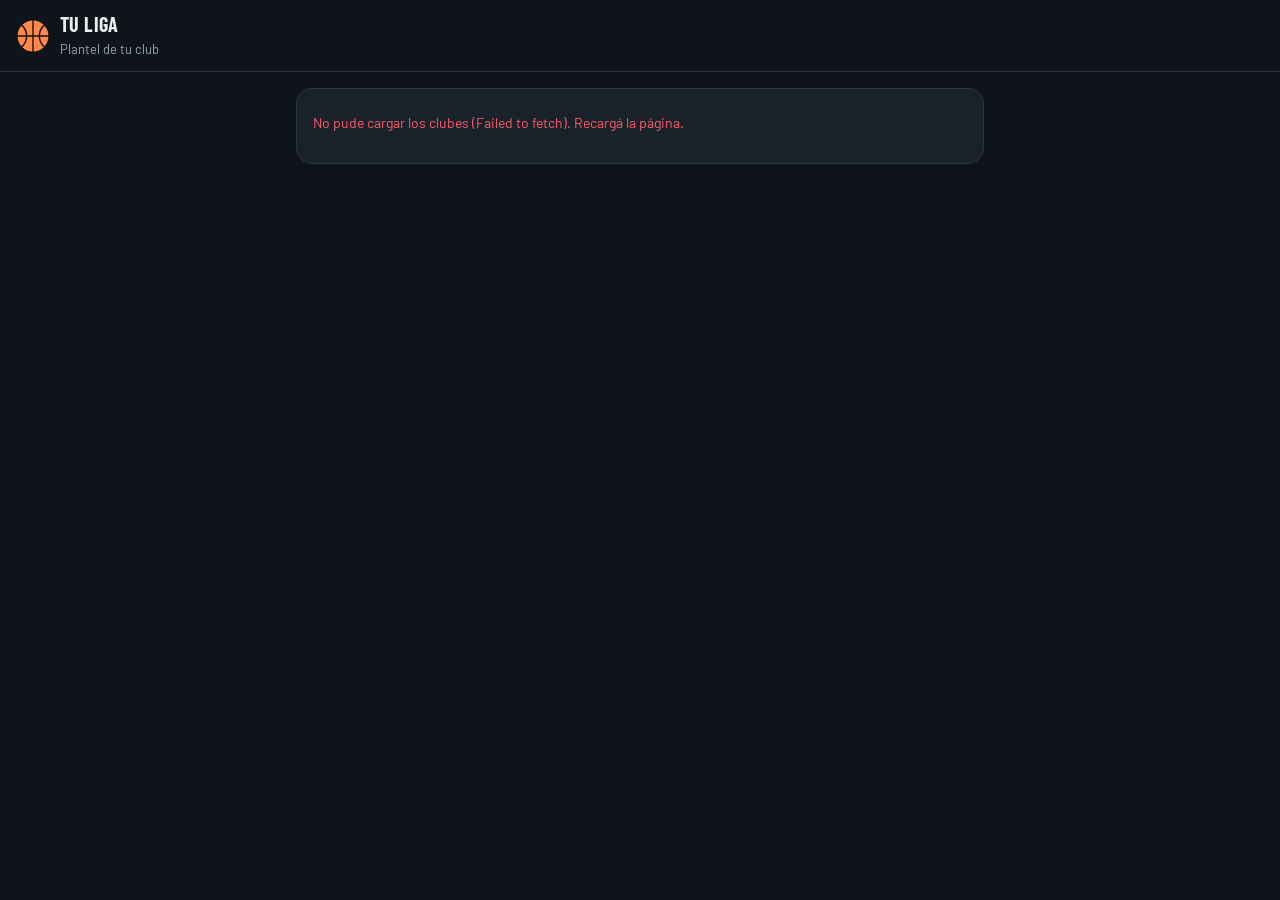
<file: docs/formulario.html>
<!doctype html>
<html lang="es" data-tema="oscuro">
<head>
<meta charset="utf-8">
<meta name="viewport" content="width=device-width, initial-scale=1, viewport-fit=cover">
<title>TU LIGA · Plantel de tu club</title>
<meta name="theme-color" content="#0f141a">
<meta name="robots" content="noindex">
<link rel="icon" href="logo.svg" type="image/svg+xml">
<link rel="preconnect" href="https://fonts.googleapis.com"><link rel="stylesheet" href="https://fonts.googleapis.com/css2?family=Barlow+Condensed:wght@600;700&family=Barlow:wght@400;500;600;700&display=swap">
<style>
:root{--bg:#0f141a;--panel:#19212a;--panel2:#232c36;--ink:#e9edf1;--muted:#98a5b2;--line:#2c3743;--acc:#ff8a4c;--ok:#37c978;--bad:#ff5c6c;--f:"Barlow",system-ui,-apple-system,"Segoe UI",Roboto,sans-serif;--fd:"Barlow Condensed","Arial Narrow",sans-serif}
*{box-sizing:border-box}
body{margin:0;background:var(--bg);color:var(--ink);font:16px/1.45 var(--f);padding-bottom:calc(92px + env(safe-area-inset-bottom))}
header{display:flex;align-items:center;gap:10px;padding:calc(12px + env(safe-area-inset-top)) 16px 12px;border-bottom:1px solid var(--line);position:sticky;top:0;background:var(--bg);z-index:5}
header img{width:34px;height:34px}
header b{font:700 20px var(--fd);letter-spacing:.02em;display:block}
header small{color:var(--muted);font-size:13px}
main{max-width:720px;margin:0 auto;padding:16px}
h2{font:700 22px var(--fd);margin:0 0 6px}
p.ayuda{color:var(--muted);margin:0 0 14px;font-size:14px}
label{display:block;font-size:13px;color:var(--muted);margin:10px 0 4px}
input,select{width:100%;height:46px;border-radius:12px;border:1px solid var(--line);background:var(--panel2);color:var(--ink);padding:0 12px;font:inherit}
input:focus,select:focus{outline:2px solid var(--acc);outline-offset:1px}
textarea{width:100%;min-height:110px;border-radius:12px;border:1px solid var(--line);background:var(--panel2);color:var(--ink);padding:10px 12px;font:14px/1.4 ui-monospace,Menlo,monospace}
.paso{background:var(--panel);border:1px solid var(--line);border-radius:16px;padding:16px;margin-bottom:14px}
.num{display:inline-grid;place-items:center;width:26px;height:26px;border-radius:50%;background:var(--acc);color:#1c0f07;font:700 15px var(--fd);margin-right:8px}
.card{background:var(--panel2);border:1px solid var(--line);border-radius:14px;padding:12px;margin-top:12px}
.card.mal{border-color:var(--bad)}
.fila2{display:grid;grid-template-columns:1fr 1fr;gap:10px}
.fila3{display:grid;grid-template-columns:1.3fr 1fr;gap:10px}
.cab{display:flex;justify-content:space-between;align-items:center}
.cab b{font:700 17px var(--fd);color:var(--acc)}
.chips{display:flex;flex-wrap:wrap;gap:8px;margin-top:6px}
.chip{border:1px solid var(--line);background:var(--panel);color:var(--ink);border-radius:999px;padding:9px 16px;font:600 15px var(--f);cursor:pointer;min-height:42px}
.chip[aria-pressed=true]{background:var(--acc);border-color:var(--acc);color:#1c0f07}
.btn{border:0;border-radius:12px;padding:0 18px;height:46px;font:700 16px var(--f);cursor:pointer;background:var(--panel2);color:var(--ink);border:1px solid var(--line)}
.btn.pri{background:var(--acc);color:#1c0f07;border-color:var(--acc)}
.btn.mini{height:36px;padding:0 12px;font-size:14px}
.btn[disabled]{opacity:.5}
.barra{position:fixed;left:0;right:0;bottom:0;background:var(--bg);border-top:1px solid var(--line);padding:12px 16px calc(12px + env(safe-area-inset-bottom));display:flex;gap:10px;align-items:center;justify-content:center;z-index:6}
.barra .btn.pri{flex:1;max-width:520px}
.err{color:var(--bad);font-size:14px;margin-top:8px;white-space:pre-line}
.ok{text-align:center;padding:30px 10px}
.ok .gr{font-size:56px}
.nota{font-size:13px;color:var(--muted)}
.sw{display:flex;flex-wrap:wrap;gap:8px;margin-top:6px}
.sw button{width:40px;height:40px;border-radius:50%;border:2px solid var(--line);cursor:pointer;padding:0}
.sw button[aria-pressed=true]{outline:3px solid var(--acc);outline-offset:2px}
.sw label.otro{display:inline-flex;align-items:center;gap:6px;margin:0;font-size:13px}
.sw input[type=color]{width:40px;height:40px;padding:0;border:2px solid var(--line);border-radius:50%;background:none;cursor:pointer}
.esc{display:flex;align-items:center;gap:14px;flex-wrap:wrap}
.esc .vista{width:84px;height:84px;border-radius:18px;border:1px dashed var(--line);background:var(--panel2);display:grid;place-items:center;overflow:hidden;font-size:34px}
.esc .vista img{width:100%;height:100%;object-fit:contain}
.prev{display:flex;align-items:center;gap:10px;margin-top:12px;padding:10px;border-radius:12px;background:var(--panel2)}
.prev b{font:700 18px var(--fd)}
.hp{position:absolute;left:-9999px;width:1px;height:1px;opacity:0}
[hidden]{display:none!important}
</style>
</head>
<body>
<header><img src="logo.svg" alt=""><div><b id="tit">TU LIGA</b><small id="sub">Plantel de tu club</small></div></header>
<main id="app">
  <div id="cargando" class="paso"><p class="ayuda" style="margin:0">Cargando clubes…</p></div>

  <div id="form" hidden>
    <div class="paso">
      <h2><span class="num">1</span>Tu club</h2>
      <p class="ayuda"><a href="guia-club.html" style="color:var(--acc)">¿Primera vez? Mirá la guía de 1 minuto →</a></p>
      <label for="club">Elegí tu club</label>
      <select id="club"></select>
      <div id="nuevoClub" hidden>
        <label for="clubNuevo">Nombre de tu club</label>
        <input id="clubNuevo" maxlength="80" autocomplete="off" placeholder="Ej.: Club Atlético Mar del Plata">
        <p class="nota" id="nuevoNota">Si tu club no estaba en la lista, la liga lo da de alta al revisar tu envío.</p>
      </div>
      <input class="hp" id="web" tabindex="-1" autocomplete="off" aria-hidden="true">
    </div>

    <div class="paso">
      <h2><span class="num">2</span>Escudo y colores <span class="nota" style="font-weight:400">(opcional)</span></h2>
      <p class="ayuda">Así te vas a ver en la liga. Podés saltear este paso y completarlo después con la coordinación.</p>
      <div class="esc">
        <div class="vista" id="escVista">🛡️</div>
        <div style="display:grid;gap:8px">
          <label class="btn mini" style="display:inline-flex;align-items:center;margin:0;cursor:pointer;color:var(--ink)">📷 Subir escudo<input id="escFile" type="file" accept="image/png,image/jpeg,image/webp" hidden></label>
          <button class="btn mini" id="escQuitar" type="button" hidden>Quitar escudo</button>
        </div>
      </div>
      <div class="err" id="escErr"></div>
      <label>Color principal</label><div class="sw" id="swP"></div>
      <label>Color secundario</label><div class="sw" id="swS"></div>
      <div class="prev" id="prev" hidden><span id="prevEsc"></span><span><b id="prevNom"></b><br><span class="nota">Así se verá tu club</span></span></div>
    </div>

    <div class="paso">
      <h2><span class="num">3</span>Tus jugadores</h2>
      <p class="ayuda">Un jugador una sola vez. En <b>categorías</b> marcá todas en las que juega: puede ser más de una. La <b>altura es obligatoria</b>: la planilla del partido la usa para sugerir jugadas.</p>
      <div id="lista"></div>
      <div style="display:flex;gap:10px;margin-top:14px;flex-wrap:wrap">
        <button class="btn pri" id="agregar" type="button">+ Agregar jugador</button>
        <button class="btn" id="verPegar" type="button">📋 Pegar desde Excel</button>
      </div>
      <div id="cajaPegar" hidden style="margin-top:12px">
        <p class="nota">Pegá las filas con estas columnas, en este orden: <b>DNI · Apellido · Nombre · Nacimiento (dd/mm/aaaa)</b> y después, en cualquier orden, <b>altura en cm</b>, <b>categorías</b> y, si querés, <b>camiseta</b> (separadas por coma). La camiseta es opcional; la <b>altura es obligatoria</b>.</p>
        <textarea id="pegado" placeholder="30111222	Gómez	Leo	05/06/1992	9	182	+20, +30"></textarea>
        <div style="display:flex;gap:10px;margin-top:8px"><button class="btn pri mini" id="usarPegado" type="button">Cargar filas</button><button class="btn mini" id="cerrarPegar" type="button">Cerrar</button></div>
        <div class="err" id="errPegar"></div>
      </div>
    </div>
    <div class="err" id="error"></div>
  </div>

  <div id="listo" class="paso ok" hidden>
    <div class="gr">✅</div>
    <h2>¡Recibido!</h2>
    <p id="listoTxt" class="ayuda"></p>
    <p class="nota"><b>Quedó recibido y a la espera de la coordinación.</b> Va a verificar los datos y el pago de cada jugador y a habilitarlos. Tu equipo queda habilitado en cada categoría con 7 jugadores en regla. No hace falta que hagas nada más.</p>
    <button class="btn pri" id="otro" type="button">Cargar otro club</button>
  </div>
</main>
<div class="barra" id="barra" hidden><button class="btn pri" id="enviar" type="button">Enviar plantel</button></div>

<script src="config.js"></script>
<script>
(function () {
  var CFG = window.LIGA_CONFIG || {};
  var SLUG = new URLSearchParams(location.search).get('liga') || CFG.ligaFija || 'mar-y-sierra';
  var BASE = (CFG.supabaseUrl || '').replace(/\/$/, '');
  var D = { clubes: [], cats: [] }, J = [], enviando = false, IDENT = { cp: '', cs: '', esc: '' };
  var PALETA = ['#d62828', '#f77f00', '#fcbf49', '#2e7d32', '#2a9d8f', '#1565c0', '#0b2a6f', '#6a1b9a', '#c2185b', '#6d4c41', '#ffffff', '#111111'];
  var $ = function (id) { return document.getElementById(id); };
  var NUEVO = '__nuevo__';

  function rpc(nombre, cuerpo) {
    return fetch(BASE + '/rest/v1/rpc/' + nombre, { method: 'POST', headers: { 'Content-Type': 'application/json', apikey: CFG.supabaseKey }, body: JSON.stringify(cuerpo) })
      .then(function (r) { return r.text().then(function (t) { var j; try { j = JSON.parse(t); } catch (e) { j = null; } if (!r.ok) throw new Error((j && j.message) || 'No pude conectar con la liga.'); return j; }); });
  }
  function el(tag, attrs, kids) {
    var e = document.createElement(tag);
    Object.keys(attrs || {}).forEach(function (k) { if (k === 'text') e.textContent = attrs[k]; else if (k === 'on') Object.keys(attrs.on).forEach(function (ev) { e.addEventListener(ev, attrs.on[ev]); }); else e.setAttribute(k, attrs[k]); });
    (kids || []).forEach(function (c) { e.appendChild(c); });
    return e;
  }
  function norm(s) { return String(s || '').normalize('NFD').replace(/[̀-ͯ]/g, '').toLowerCase().replace(/\s+/g, ' ').trim(); }
  function jugadorVacio() { return { documento: '', apellido: '', nombre: '', nacimiento: '', camiseta: '', altura: '', categorias: [] }; }

  /* ---------- borrador (por si se cierra la pestaña): solo en este celular ---------- */
  function guardarBorrador() { try { localStorage.setItem('tl_form_' + SLUG, JSON.stringify({ club: $('club').value, nuevo: $('clubNuevo').value, J: J, ident: IDENT })); } catch (e) { /* sin almacenamiento */ } }
  function leerBorrador() { try { return JSON.parse(localStorage.getItem('tl_form_' + SLUG) || 'null'); } catch (e) { return null; } }
  function borrarBorrador() { try { localStorage.removeItem('tl_form_' + SLUG); } catch (e) { /* nada */ } }

  function catsDelClub() {
    var v = $('club').value; if (v === NUEVO || !v) return [];
    var c = D.clubes.filter(function (x) { return norm(x.club) === norm(v); })[0]; return c ? c.categorias : [];
  }
  function ordenCats() { var p = catsDelClub(); return p.concat(D.cats.filter(function (c) { return p.indexOf(c) < 0; })); }

  function pintar() {
    var L = $('lista'); L.innerHTML = '';
    var orden = ordenCats(), propias = catsDelClub();
    J.forEach(function (j, i) {
      var chips = el('div', { class: 'chips' }, orden.map(function (c) {
        return el('button', { type: 'button', class: 'chip', 'aria-pressed': j.categorias.indexOf(c) >= 0 ? 'true' : 'false', text: c, on: { click: function () {
          var k = j.categorias.indexOf(c); if (k >= 0) j.categorias.splice(k, 1); else j.categorias.push(c); guardarBorrador(); pintar(); } } });
      }));
      var campo = function (lbl, key, attrs) {
        var inp = el('input', Object.assign({ value: j[key] || '', autocomplete: 'off' }, attrs || {}));
        inp.addEventListener('input', function () { j[key] = inp.value; guardarBorrador(); });
        return el('div', {}, [el('label', { text: lbl }), inp]);
      };
      L.appendChild(el('div', { class: 'card' + (j._mal ? ' mal' : ''), id: 'j' + i }, [
        el('div', { class: 'cab' }, [el('b', { text: 'Jugador ' + (i + 1) }), el('button', { class: 'btn mini', type: 'button', text: 'Quitar', on: { click: function () { J.splice(i, 1); if (!J.length) J.push(jugadorVacio()); guardarBorrador(); pintar(); } } })]),
        el('div', { class: 'fila2' }, [campo('Apellido', 'apellido', { maxlength: 60 }), campo('Nombre', 'nombre', { maxlength: 60 })]),
        el('div', { class: 'fila3' }, [campo('DNI (solo números)', 'documento', { inputmode: 'numeric', maxlength: 11 }), campo('Camiseta (opcional)', 'camiseta', { inputmode: 'numeric', maxlength: 2 })]),
        el('div', { class: 'fila2' }, [campo('Fecha de nacimiento', 'nacimiento', { type: 'date', min: '1930-01-01' }), campo('Altura en cm *', 'altura', { inputmode: 'numeric', maxlength: 3, placeholder: 'Ej.: 182', required: 'required' })]),
        el('label', { text: 'Categorías en las que juega (una o varias)' }), chips,
        propias.length ? el('p', { class: 'nota', text: 'Las de tu club van primero.' }) : el('span')
      ]));
    });
    $('enviar').textContent = 'Enviar plantel (' + J.filter(function (j) { return j.documento || j.apellido || j.nombre; }).length + ')';
  }

  /* ---------- escudo y colores ---------- */
  function pintarIdentidad() {
    [['swP', 'cp'], ['swS', 'cs']].forEach(function (g) {
      var box = $(g[0]); box.innerHTML = '';
      PALETA.forEach(function (c) {
        box.appendChild(el('button', { type: 'button', 'aria-label': c, 'aria-pressed': IDENT[g[1]] === c ? 'true' : 'false', style: 'background:' + c, on: { click: function () { IDENT[g[1]] = IDENT[g[1]] === c ? '' : c; guardarBorrador(); pintarIdentidad(); } } }));
      });
      var inp = el('input', { type: 'color', value: IDENT[g[1]] || '#1565c0', 'aria-label': 'Otro color' });
      inp.addEventListener('input', function () { IDENT[g[1]] = inp.value; guardarBorrador(); pintarIdentidad(true); });
      box.appendChild(el('label', { class: 'otro' }, [inp, el('span', { text: 'Otro' })]));
    });
    $('escVista').innerHTML = ''; if (IDENT.esc) $('escVista').appendChild(el('img', { src: IDENT.esc, alt: 'Escudo' })); else $('escVista').textContent = '🛡️';
    $('escQuitar').hidden = !IDENT.esc;
    var nom = $('club').value === NUEVO ? $('clubNuevo').value.trim() : $('club').value;
    var hay = IDENT.cp || IDENT.cs || IDENT.esc; $('prev').hidden = !hay;
    if (hay) {
      $('prevNom').textContent = nom || 'Tu club';
      $('prevEsc').innerHTML = '';
      var ico = el('span', { style: 'display:inline-grid;place-items:center;width:46px;height:46px;border-radius:50%;overflow:hidden;border:3px solid ' + (IDENT.cs || IDENT.cp || '#888') + ';background:' + (IDENT.cp || '#888') });
      if (IDENT.esc) { ico.style.background = '#fff'; ico.appendChild(el('img', { src: IDENT.esc, alt: '', style: 'width:100%;height:100%;object-fit:contain' })); }
      $('prevEsc').appendChild(ico);
    }
  }
  // Achica el escudo en el celular (máx. 256 px) para que el envío sea liviano. Devuelve una promesa con la imagen (data:) o rechaza con el motivo.
  function procesarImagen(src) {
    return new Promise(function (ok, no) {
      var im = new Image();
      im.onload = function () {
        var intentos = [[256, 'image/png', 0.92], [256, 'image/webp', 0.85], [192, 'image/webp', 0.8], [128, 'image/webp', 0.8]], out = '';
        for (var i = 0; i < intentos.length; i++) {
          var k = Math.min(1, intentos[i][0] / Math.max(im.width, im.height)), c = document.createElement('canvas');
          c.width = Math.max(1, Math.round(im.width * k)); c.height = Math.max(1, Math.round(im.height * k));
          c.getContext('2d').drawImage(im, 0, 0, c.width, c.height);
          out = c.toDataURL(intentos[i][1], intentos[i][2]);
          if (out.length <= 110000 && /^data:image\/(png|jpeg|webp);base64,/.test(out)) return ok(out);
        }
        no('La imagen es muy pesada. Probá con otra más simple.');
      };
      im.onerror = function () { no('No pude leer esa imagen. Probá con un PNG o JPG.'); };
      im.src = src;
    });
  }
  function cargarEscudo(file) {
    $('escErr').textContent = '';
    if (!file) return;
    if (!/^image\/(png|jpeg|webp)$/.test(file.type)) { $('escErr').textContent = 'El escudo tiene que ser PNG, JPG o WEBP.'; return; }
    if (file.size > 8 * 1024 * 1024) { $('escErr').textContent = 'La imagen es demasiado grande (máximo 8 MB).'; return; }
    var rd = new FileReader();
    rd.onload = function () { procesarImagen(rd.result).then(function (d) { IDENT.esc = d; guardarBorrador(); pintarIdentidad(); }, function (m) { $('escErr').textContent = m; }); };
    rd.readAsDataURL(file);
  }

  /* ---------- validar y enviar ---------- */
  function limpiarDni(s) { return String(s || '').replace(/[^0-9]/g, ''); }
  function validar() {
    var errores = [], dnis = {}, hay = 0;
    var club = $('club').value === NUEVO ? $('clubNuevo').value.trim() : $('club').value;
    if (!club || club.length < 2) errores.push('Elegí tu club (o escribí su nombre).');
    J.forEach(function (j) { j._mal = false; });
    J.forEach(function (j, i) {
      var vacio = !j.documento && !j.apellido && !j.nombre && !j.nacimiento && !j.categorias.length; if (vacio) return;
      hay++; var m = [], dni = limpiarDni(j.documento);
      if (!/^\d{6,9}$/.test(dni)) m.push('el DNI debe tener entre 6 y 9 números');
      else if (dnis[dni]) m.push('el DNI está repetido (jugador ' + dnis[dni] + ')'); else dnis[dni] = i + 1;
      if (!j.apellido.trim() || !j.nombre.trim()) m.push('faltan apellido o nombre');
      if (!/^\d{4}-\d{2}-\d{2}$/.test(j.nacimiento)) m.push('falta la fecha de nacimiento');
      if (!j.categorias.length) m.push('elegí al menos una categoría');
      if (j.camiseta && !/^\d{1,2}$/.test(j.camiseta)) m.push('la camiseta va de 0 a 99');
      if (!j.altura) m.push('falta la altura en cm (obligatoria)'); else if (!/^\d{3}$/.test(j.altura) || +j.altura < 120 || +j.altura > 250) m.push('la altura va de 120 a 250 cm (por ejemplo 182)');
      if (m.length) { j._mal = true; errores.push('Jugador ' + (i + 1) + ': ' + m.join(', ') + '.'); }
    });
    if (!hay) errores.push('Agregá al menos un jugador.');
    return { errores: errores, club: club };
  }
  function enviar() {
    if (enviando) return;
    if ($('web').value) { mostrarListo(0, ''); return; }                 // trampa para robots
    var v = validar(); $('error').textContent = v.errores.slice(0, 8).join('\n'); pintar();
    if (v.errores.length) { var m = document.querySelector('.card.mal'); if (m) m.scrollIntoView({ behavior: 'smooth', block: 'center' }); else window.scrollTo({ top: 0, behavior: 'smooth' }); return; }
    var filas = J.filter(function (j) { return j.documento || j.apellido || j.nombre; }).map(function (j) {
      return { documento: limpiarDni(j.documento), apellido: j.apellido.trim(), nombre: j.nombre.trim(), nacimiento: j.nacimiento, camiseta: j.camiseta || null, altura: j.altura || null, categorias: j.categorias };
    });
    enviando = true; $('enviar').disabled = true; $('enviar').textContent = 'Enviando…';
    rpc('form_enviar', { p_slug: SLUG, p_club: v.club, p_nuevo: $('club').value === NUEVO, p_jugadores: filas, p_identidad: (IDENT.cp || IDENT.cs || IDENT.esc) ? { color_principal: IDENT.cp || null, color_secundario: IDENT.cs || null, escudo: IDENT.esc || null } : null }).then(function (r) {
      enviando = false; $('enviar').disabled = false;
      if (!r || !r.ok) { $('error').textContent = (r && r.error) || 'No se pudo enviar. Probá de nuevo.'; pintar(); return; }
      borrarBorrador(); IDENT = { cp: '', cs: '', esc: '' }; mostrarListo(r.recibidos, r.club);
    }).catch(function (e) { enviando = false; $('enviar').disabled = false; $('error').textContent = 'No se pudo enviar (' + e.message + '). Tu lista sigue acá: probá de nuevo.'; pintar(); });
  }
  function mostrarListo(n, club) {
    $('form').hidden = true; $('barra').hidden = true; $('listo').hidden = false;
    $('listoTxt').textContent = n ? ('Mandaste ' + n + ' jugador' + (n === 1 ? '' : 'es') + ' de ' + club + '.') : 'Gracias.';
    window.scrollTo(0, 0);
  }

  /* ---------- pegar desde Excel ---------- */
  function fechaIso(s) {
    s = String(s || '').trim(); var m = s.match(/^(\d{1,2})[\/\-.](\d{1,2})[\/\-.](\d{2,4})$/);
    if (m) { var a = m[3].length === 2 ? (+m[3] > 30 ? '19' : '20') + m[3] : m[3]; return a + '-' + ('0' + m[2]).slice(-2) + '-' + ('0' + m[1]).slice(-2); }
    return /^\d{4}-\d{2}-\d{2}$/.test(s) ? s : '';
  }
  function usarPegado() {
    var tx = $('pegado').value.split(/\r?\n/).filter(function (l) { return l.trim(); }), nuevos = [];
    var permitidas = D.cats.map(norm);
    tx.forEach(function (l, i) {
      var c = l.split('\t').map(function (x) { return x.trim(); });
      if (!/\d/.test(c[0] || '') && i === 0) return;                      // encabezado
      if (!c[0]) return;
      var cam = '', alt = '', cs = '';
      c.slice(4).forEach(function (x) {                                   // desde la 5.ª columna: camiseta (0 a 99), altura (120 a 250) o categorías, en cualquier orden
        if (/^\d{1,2}$/.test(x)) cam = x; else if (/^(1[2-9]\d|2[0-4]\d)$/.test(x)) alt = x; else if (x) cs = x;
      });
      var cats = cs.split(/[,;]/).map(function (x) { return x.trim(); }).filter(Boolean).map(function (x) { var k = permitidas.indexOf(norm(x)); return k >= 0 ? D.cats[k] : null; }).filter(Boolean);
      nuevos.push({ documento: c[0], apellido: c[1] || '', nombre: c[2] || '', nacimiento: fechaIso(c[3]), camiseta: cam, altura: alt, categorias: cats.filter(function (x, k, a) { return a.indexOf(x) === k; }) });
    });
    if (!nuevos.length) { $('errPegar').textContent = 'No encontré filas para cargar.'; return; }
    J = J.filter(function (j) { return j.documento || j.apellido || j.nombre; }).concat(nuevos);
    $('pegado').value = ''; $('cajaPegar').hidden = true; $('errPegar').textContent = '';
    guardarBorrador(); pintar();
  }

  /* ---------- arranque ---------- */
  function cambiarClub() {
    var nuevo = $('club').value === NUEVO; $('nuevoClub').hidden = !nuevo; try { pintarIdentidad(); } catch (e) { /* aún no está todo listo */ }
    var pro = catsDelClub();
    if (pro.length === 1) J.forEach(function (j) { if (!j.categorias.length) j.categorias = [pro[0]]; });
    guardarBorrador(); pintar();
  }
  function iniciar(info, borrador) {
    D.clubes = info.clubes || []; D.cats = info.categorias || [];
    $('tit').textContent = info.liga || 'TU LIGA';
    var s = $('club'); s.innerHTML = '';
    s.appendChild(el('option', { value: '', text: 'Elegí tu club…' }));
    D.clubes.forEach(function (c) { s.appendChild(el('option', { value: c.club, text: c.club })); });
    s.appendChild(el('option', { value: NUEVO, text: '➕ Mi club no está en la lista' }));
    J = [jugadorVacio()];
    if (borrador && borrador.J && borrador.J.length) { J = borrador.J; s.value = borrador.club || ''; if (s.value !== (borrador.club || '')) s.value = ''; $('clubNuevo').value = borrador.nuevo || ''; if (borrador.ident) IDENT = { cp: borrador.ident.cp || '', cs: borrador.ident.cs || '', esc: borrador.ident.esc || '' }; }
    $('cargando').hidden = true; $('form').hidden = false; $('barra').hidden = false; cambiarClub(); pintarIdentidad();
  }
  $('club').addEventListener('change', cambiarClub);
  $('clubNuevo').addEventListener('input', function () { guardarBorrador(); pintarIdentidad(); });
  $('escFile').addEventListener('change', function () { cargarEscudo(this.files && this.files[0]); this.value = ''; });
  $('escQuitar').addEventListener('click', function () { IDENT.esc = ''; guardarBorrador(); pintarIdentidad(); });
  $('agregar').addEventListener('click', function () { J.push(jugadorVacio()); var pro = catsDelClub(); if (pro.length === 1) J[J.length - 1].categorias = [pro[0]]; guardarBorrador(); pintar(); var c = $('lista').lastChild; if (c) c.scrollIntoView({ behavior: 'smooth', block: 'center' }); });
  $('verPegar').addEventListener('click', function () { $('cajaPegar').hidden = !$('cajaPegar').hidden; });
  $('cerrarPegar').addEventListener('click', function () { $('cajaPegar').hidden = true; });
  $('usarPegado').addEventListener('click', usarPegado);
  $('enviar').addEventListener('click', enviar);
  $('otro').addEventListener('click', function () { IDENT = { cp: '', cs: '', esc: '' }; $('listo').hidden = true; $('form').hidden = false; $('barra').hidden = false; J = [jugadorVacio()]; $('club').value = ''; $('clubNuevo').value = ''; cambiarClub(); });

  if (!BASE || !CFG.supabaseKey) { $('cargando').innerHTML = '<p class="err">Este formulario todavía no está conectado a la liga.</p>'; return; }
  rpc('form_clubes', { p_slug: SLUG }).then(function (info) {
    if (!info || !info.liga) throw new Error('No encontré la liga.');
    iniciar(info, leerBorrador());
  }).catch(function (e) { $('cargando').innerHTML = '<p class="err">No pude cargar los clubes (' + e.message + '). Recargá la página.</p>'; });
  window.__TL_FORM = { validar: validar, enviar: enviar, usarPegado: usarPegado, estado: function () { return J; }, procesarImagen: procesarImagen, identidad: function () { return IDENT; } };
})();
</script>
</body>
</html>
</file>
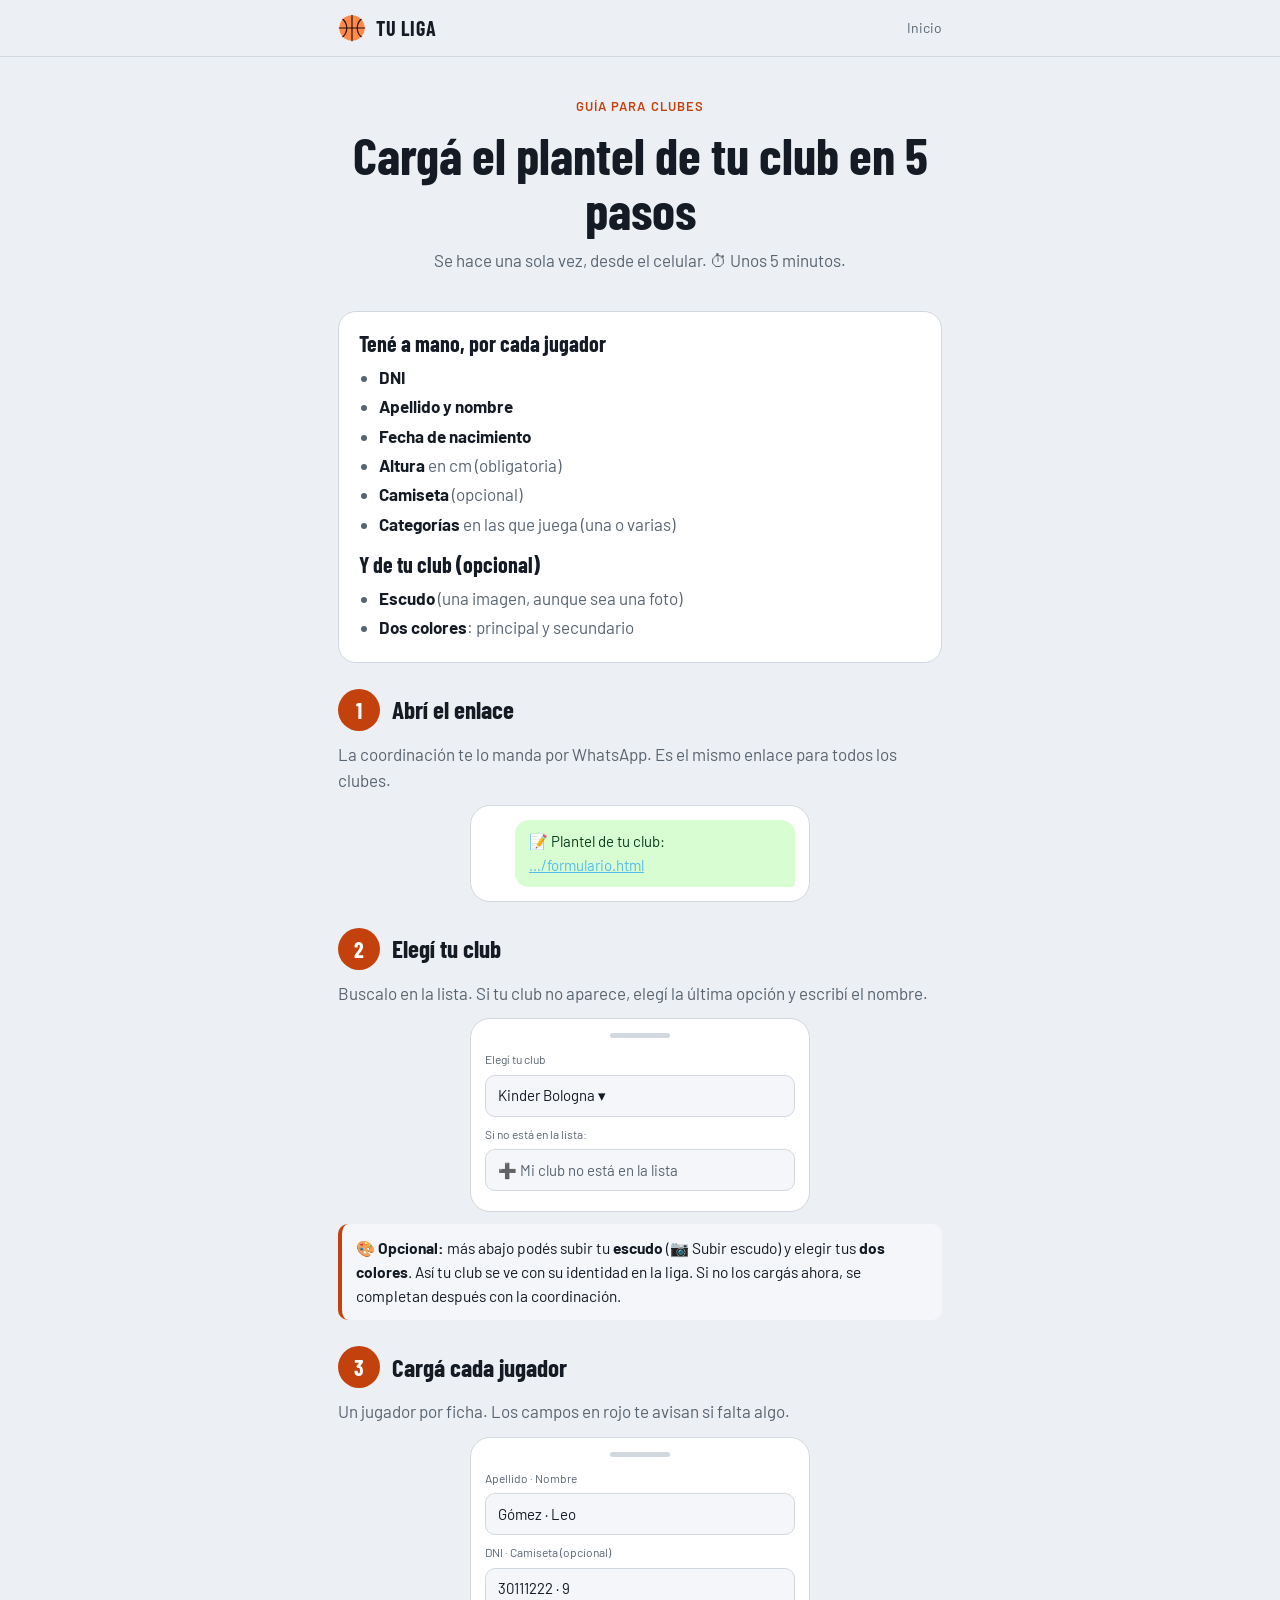
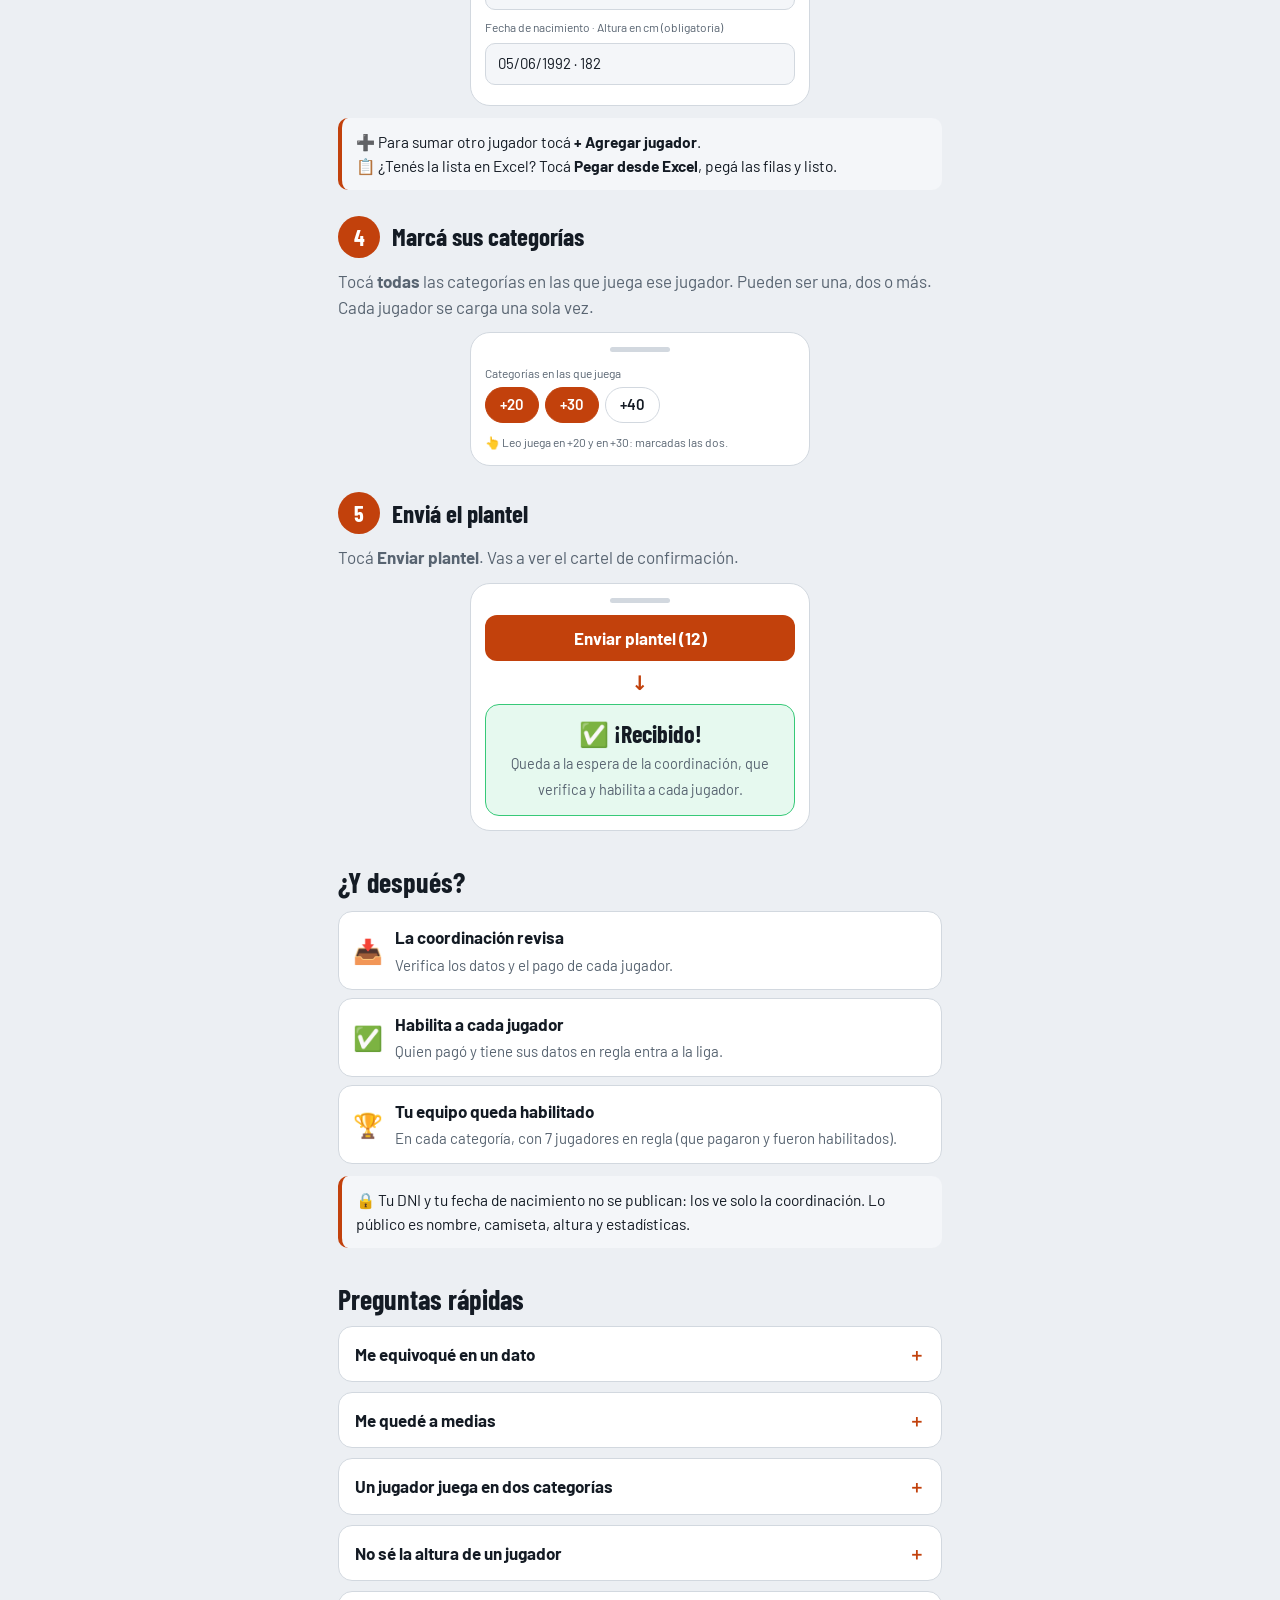
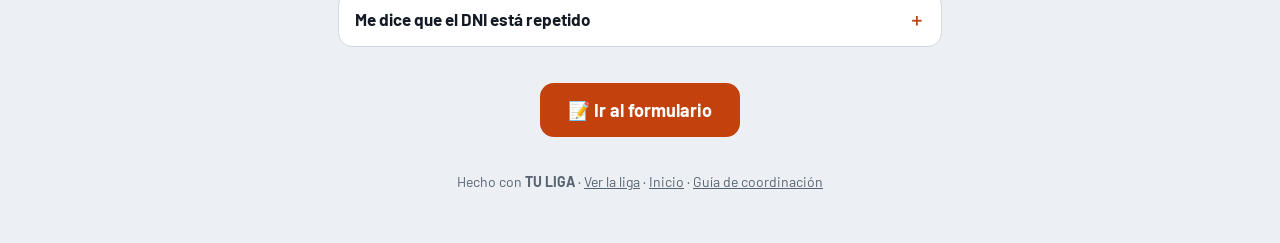
<file: docs/guia-club.html>
<!doctype html>
<html lang="es">
<head>
<meta charset="utf-8">
<meta name="viewport" content="width=device-width, initial-scale=1, viewport-fit=cover">
<title>TU LIGA · Guía para clubes</title>
<meta name="description" content="Cómo cargar el plantel de tu club en 5 pasos, desde el celular.">
<meta name="theme-color" content="#0f141a">
<link rel="icon" href="logo.svg" type="image/svg+xml">
<link rel="preconnect" href="https://fonts.googleapis.com"><link rel="stylesheet" href="https://fonts.googleapis.com/css2?family=Barlow+Condensed:wght@600;700&family=Barlow:wght@400;500;600;700&display=swap">
<style>
:root{--bg:#0f141a;--panel:#19212a;--panel2:#232c36;--ink:#e9edf1;--muted:#98a5b2;--line:#2c3743;--acc:#ff8a4c;--ok:#37c978;--on-acc:#1c0f07;--f:"Barlow",system-ui,-apple-system,"Segoe UI",Roboto,sans-serif;--fd:"Barlow Condensed","Arial Narrow",sans-serif}
@media (prefers-color-scheme:light){:root{--bg:#eceff3;--panel:#fff;--panel2:#f4f6f9;--ink:#141b24;--muted:#586471;--line:#d2d8df;--acc:#c2410c;--on-acc:#fff}}
*{box-sizing:border-box}html{-webkit-text-size-adjust:100%}
body{margin:0;background:var(--bg);color:var(--ink);font:17px/1.55 var(--f);overflow-x:hidden}
a{color:inherit}
.w{max-width:640px;margin:0 auto;padding:0 18px}
header.top{border-bottom:1px solid var(--line)}
header.top .w{display:flex;align-items:center;gap:10px;height:56px}
header.top img{width:28px;height:28px}header.top b{font:700 20px var(--fd);letter-spacing:.03em}
header.top a.v{margin-left:auto;font-size:14px;color:var(--muted);text-decoration:none}
.hero{padding:34px 0 18px;text-align:center}
.hero .t{display:inline-block;font:600 13px var(--f);letter-spacing:.08em;text-transform:uppercase;color:var(--acc)}
.hero h1{font:700 clamp(36px,9vw,52px)/1.05 var(--fd);margin:10px 0 10px}
.hero p{color:var(--muted);margin:0 auto;max-width:460px}
.lista{background:var(--panel);border:1px solid var(--line);border-radius:18px;padding:18px 20px;margin:20px 0}
.lista h2{font:700 22px var(--fd);margin:0 0 8px}
.lista ul{margin:0;padding-left:20px;color:var(--muted)}
.lista li{margin:3px 0}.lista li b{color:var(--ink)}
.paso{margin:26px 0}
.cab{display:flex;align-items:center;gap:12px;margin-bottom:10px}
.n{flex:none;width:42px;height:42px;border-radius:50%;background:var(--acc);color:var(--on-acc);display:grid;place-items:center;font:700 22px var(--fd)}
.cab h3{font:700 25px/1.1 var(--fd);margin:0}
.paso>p{margin:0 0 12px;color:var(--muted)}
/* mini pantallas */
.tel{background:var(--panel);border:1px solid var(--line);border-radius:20px;padding:14px;max-width:340px;margin:0 auto}
.tel .barra{height:5px;width:60px;background:var(--line);border-radius:3px;margin:0 auto 12px}
.m-in{height:42px;border-radius:10px;border:1px solid var(--line);background:var(--panel2);padding:0 12px;display:flex;align-items:center;color:var(--muted);font-size:15px;margin:6px 0}
.m-in.v{color:var(--ink)}
.m-lbl{font-size:12px;color:var(--muted);margin-top:8px}
.m-chip{display:inline-flex;align-items:center;height:36px;padding:0 14px;border-radius:999px;border:1px solid var(--line);background:var(--panel);font-weight:600;font-size:15px;margin:4px 6px 0 0}
.m-chip.on{background:var(--acc);border-color:var(--acc);color:var(--on-acc)}
.m-btn{height:46px;border-radius:12px;background:var(--acc);color:var(--on-acc);display:grid;place-items:center;font-weight:700;margin-top:10px}
.burbuja{background:#1f3b2e;color:#e8fff2;border-radius:14px 14px 4px 14px;padding:10px 14px;font-size:15px;margin-left:30px}
@media (prefers-color-scheme:light){.burbuja{background:#d9fdd3;color:#0b3d1d}}
.burbuja u{color:#53bdeb;word-break:break-all}
.flecha{color:var(--acc);font-weight:700;text-align:center;font-size:20px;margin:6px 0}
.ok{background:rgba(55,201,120,.12);border:1px solid var(--ok);border-radius:14px;padding:14px;text-align:center}
.ok b{display:block;font:700 24px var(--fd)}
.tip{background:var(--panel2);border-left:4px solid var(--acc);border-radius:10px;padding:12px 14px;margin:12px 0 0;font-size:15.5px}
.despues{display:grid;gap:8px;margin:12px 0}
.despues>div{display:flex;gap:12px;align-items:center;background:var(--panel);border:1px solid var(--line);border-radius:14px;padding:12px 14px}
.despues span{font-size:24px}
.cta{text-align:center;padding:26px 0 8px}
.btn{display:inline-flex;align-items:center;min-height:54px;padding:0 28px;border-radius:14px;background:var(--acc);color:var(--on-acc);font:700 18px var(--f);text-decoration:none}
details{background:var(--panel);border:1px solid var(--line);border-radius:14px;padding:0 16px;margin-bottom:10px}
summary{cursor:pointer;font-weight:700;padding:14px 0;list-style:none;display:flex;justify-content:space-between;gap:10px}
summary::after{content:"＋";color:var(--acc)}details[open] summary::after{content:"－"}
details p{margin:0 0 14px;color:var(--muted)}
h2.s{font:700 28px var(--fd);margin:34px 0 10px}
footer{text-align:center;color:var(--muted);font-size:14px;padding:26px 0 50px}
</style>
</head>
<body>
<header class="top"><div class="w"><img src="logo.svg" alt=""><b>TU LIGA</b><a class="v" href="presentacion.html">Inicio</a></div></header>
<main class="w">
  <div class="hero">
    <span class="t">Guía para clubes</span>
    <h1>Cargá el plantel de tu club en 5 pasos</h1>
    <p>Se hace una sola vez, desde el celular. ⏱ Unos 5 minutos.</p>
  </div>

  <div class="lista">
    <h2>Tené a mano, por cada jugador</h2>
    <ul>
      <li><b>DNI</b></li>
      <li><b>Apellido y nombre</b></li>
      <li><b>Fecha de nacimiento</b></li>
      <li><b>Altura</b> en cm (obligatoria)</li>
      <li><b>Camiseta</b> (opcional)</li>
      <li><b>Categorías</b> en las que juega (una o varias)</li>
    </ul>
    <h2 style="margin-top:14px">Y de tu club (opcional)</h2>
    <ul>
      <li><b>Escudo</b> (una imagen, aunque sea una foto)</li>
      <li><b>Dos colores</b>: principal y secundario</li>
    </ul>
  </div>

  <div class="paso">
    <div class="cab"><div class="n">1</div><h3>Abrí el enlace</h3></div>
    <p>La coordinación te lo manda por WhatsApp. Es el mismo enlace para todos los clubes.</p>
    <div class="tel"><div class="burbuja">📝 Plantel de tu club:<br><u>…/formulario.html</u></div></div>
  </div>

  <div class="paso">
    <div class="cab"><div class="n">2</div><h3>Elegí tu club</h3></div>
    <p>Buscalo en la lista. Si tu club no aparece, elegí la última opción y escribí el nombre.</p>
    <div class="tel"><div class="barra"></div>
      <div class="m-lbl">Elegí tu club</div><div class="m-in v">Kinder Bologna ▾</div>
      <div class="m-lbl">Si no está en la lista:</div><div class="m-in">➕ Mi club no está en la lista</div>
    </div>
    <div class="tip">🎨 <b>Opcional:</b> más abajo podés subir tu <b>escudo</b> (📷 Subir escudo) y elegir tus <b>dos colores</b>. Así tu club se ve con su identidad en la liga. Si no los cargás ahora, se completan después con la coordinación.</div>
  </div>

  <div class="paso">
    <div class="cab"><div class="n">3</div><h3>Cargá cada jugador</h3></div>
    <p>Un jugador por ficha. Los campos en rojo te avisan si falta algo.</p>
    <div class="tel"><div class="barra"></div>
      <div class="m-lbl">Apellido · Nombre</div><div class="m-in v">Gómez · Leo</div>
      <div class="m-lbl">DNI · Camiseta (opcional)</div><div class="m-in v">30111222 · 9</div>
      <div class="m-lbl">Fecha de nacimiento · Altura en cm (obligatoria)</div><div class="m-in v">05/06/1992 · 182</div>
    </div>
    <div class="tip">➕ Para sumar otro jugador tocá <b>+ Agregar jugador</b>.<br>📋 ¿Tenés la lista en Excel? Tocá <b>Pegar desde Excel</b>, pegá las filas y listo.</div>
  </div>

  <div class="paso">
    <div class="cab"><div class="n">4</div><h3>Marcá sus categorías</h3></div>
    <p>Tocá <b>todas</b> las categorías en las que juega ese jugador. Pueden ser una, dos o más. Cada jugador se carga una sola vez.</p>
    <div class="tel"><div class="barra"></div>
      <div class="m-lbl">Categorías en las que juega</div>
      <span class="m-chip on">+20</span><span class="m-chip on">+30</span><span class="m-chip">+40</span>
      <div class="m-lbl" style="margin-top:10px">👆 Leo juega en +20 y en +30: marcadas las dos.</div>
    </div>
  </div>

  <div class="paso">
    <div class="cab"><div class="n">5</div><h3>Enviá el plantel</h3></div>
    <p>Tocá <b>Enviar plantel</b>. Vas a ver el cartel de confirmación.</p>
    <div class="tel"><div class="barra"></div>
      <div class="m-btn">Enviar plantel (12)</div>
      <div class="flecha">↓</div>
      <div class="ok"><b>✅ ¡Recibido!</b><span style="font-size:14.5px;color:var(--muted)">Queda a la espera de la coordinación, que verifica y habilita a cada jugador.</span></div>
    </div>
  </div>

  <h2 class="s">¿Y después?</h2>
  <div class="despues">
    <div><span>📥</span><div><b>La coordinación revisa</b><br><span style="font-size:15px;color:var(--muted)">Verifica los datos y el pago de cada jugador.</span></div></div>
    <div><span>✅</span><div><b>Habilita a cada jugador</b><br><span style="font-size:15px;color:var(--muted)">Quien pagó y tiene sus datos en regla entra a la liga.</span></div></div>
    <div><span>🏆</span><div><b>Tu equipo queda habilitado</b><br><span style="font-size:15px;color:var(--muted)">En cada categoría, con 7 jugadores en regla (que pagaron y fueron habilitados).</span></div></div>
  </div>
  <div class="tip">🔒 Tu DNI y tu fecha de nacimiento no se publican: los ve solo la coordinación. Lo público es nombre, camiseta, altura y estadísticas.</div>

  <h2 class="s">Preguntas rápidas</h2>
  <details><summary>Me equivoqué en un dato</summary><p>Avisale a la coordinación: puede corregirlo o descartar tu envío para que lo cargues de nuevo.</p></details>
  <details><summary>Me quedé a medias</summary><p>No pasa nada: lo que cargaste queda guardado en ese celular. Volvé a abrir el mismo enlace y seguí.</p></details>
  <details><summary>Un jugador juega en dos categorías</summary><p>Cargalo una sola vez y marcá las dos categorías en su ficha.</p></details>
  <details><summary>No sé la altura de un jugador</summary><p>La altura es obligatoria: la planilla del partido la usa para sugerir jugadas. Pedísela al jugador o medila de forma aproximada (por ejemplo 180). La camiseta sí es opcional.</p></details>
  <details><summary>Me dice que el DNI está repetido</summary><p>Ese jugador ya está en tu lista. Cada DNI se carga una vez.</p></details>

  <div class="cta"><a class="btn" href="formulario.html">📝 Ir al formulario</a></div>
</main>
<footer>Hecho con <b>TU LIGA</b> · <a href="index.html">Ver la liga</a> · <a href="presentacion.html">Inicio</a> · <a href="guia-coordinador.html">Guía de coordinación</a></footer>
</body>
</html>
</file>
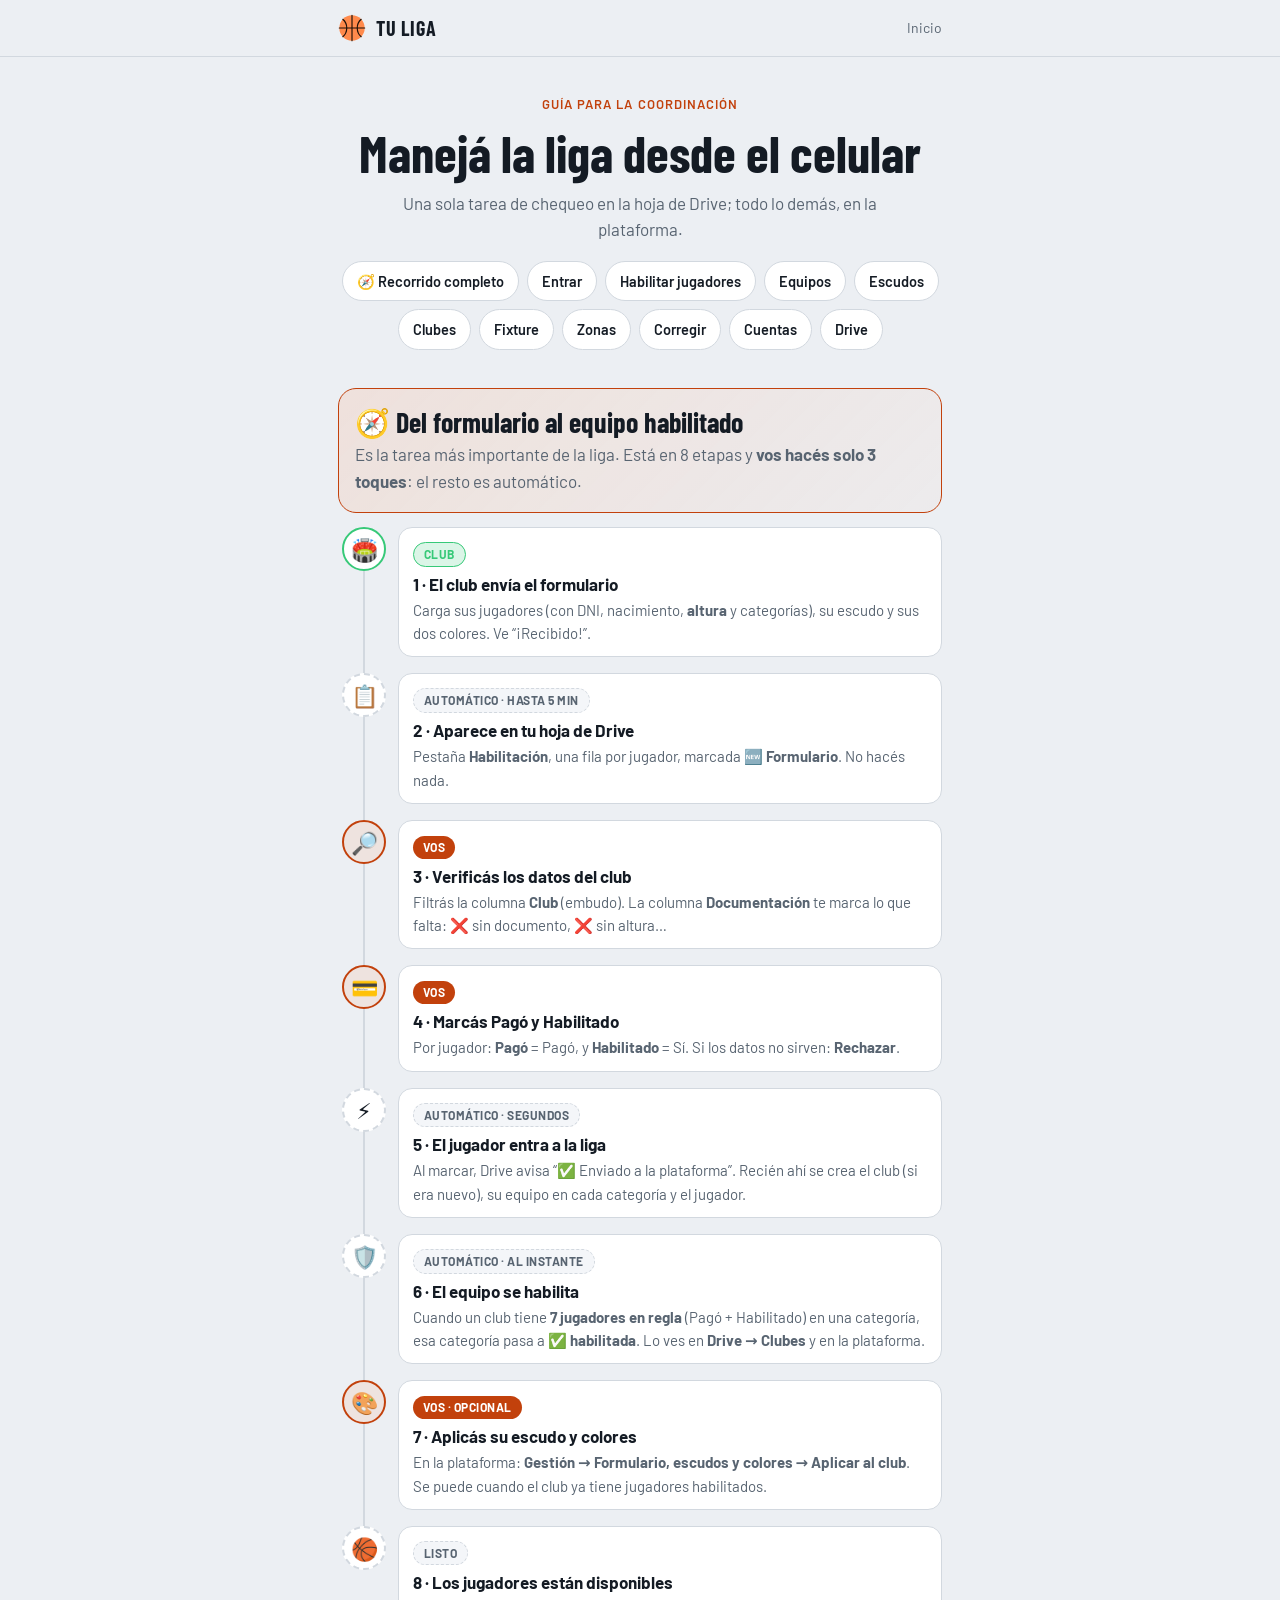
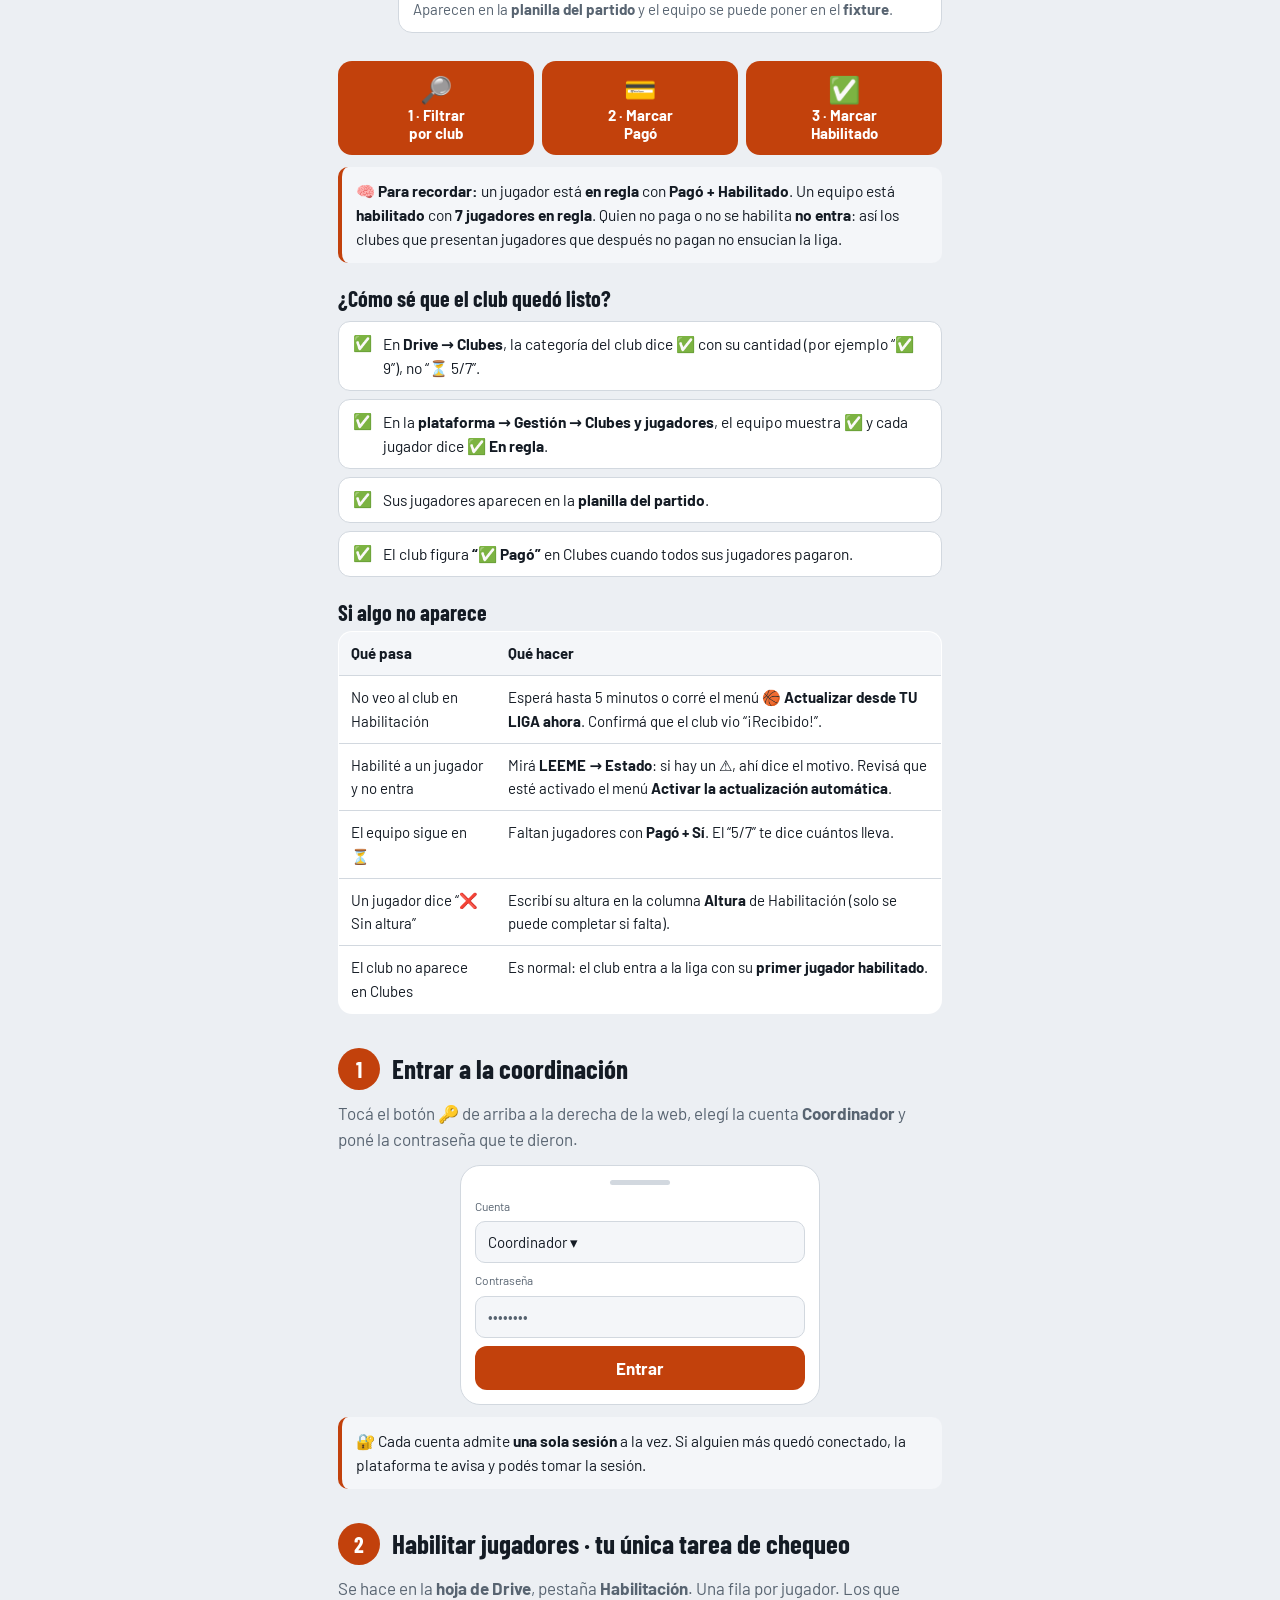
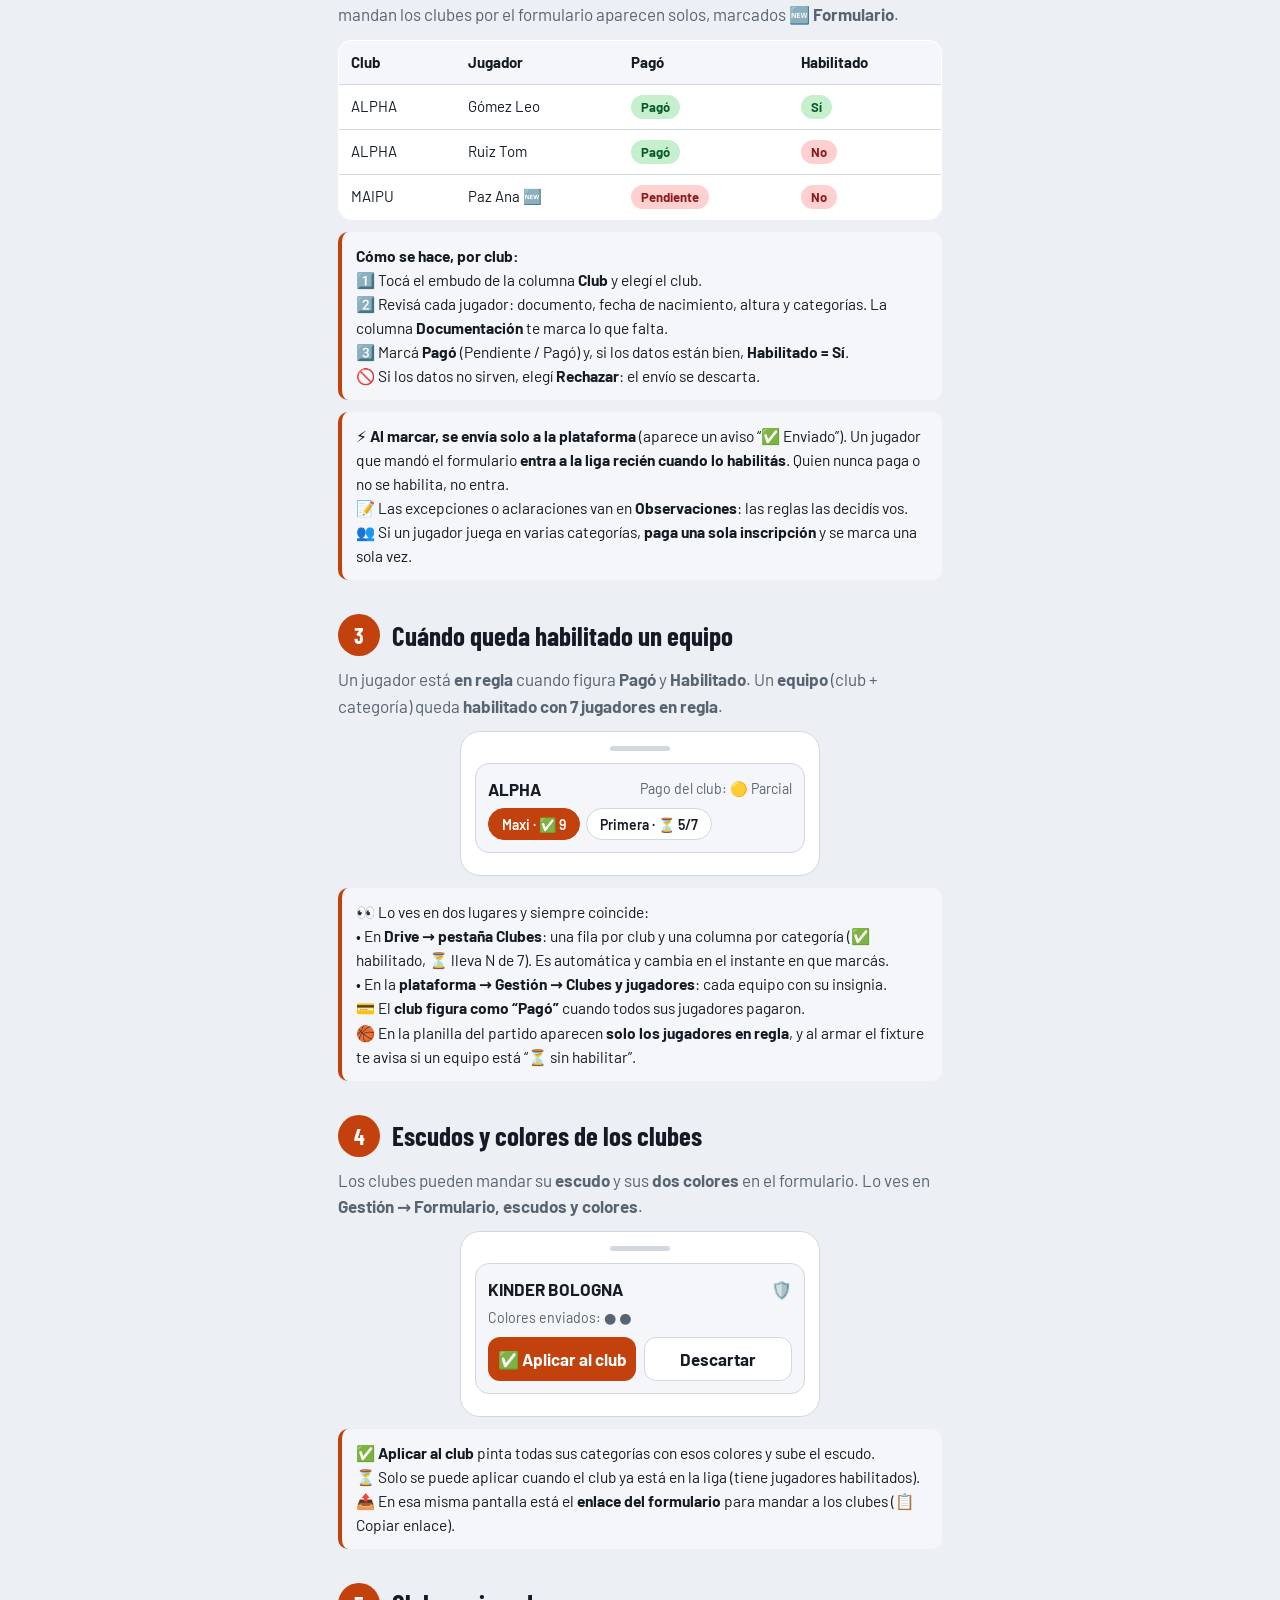
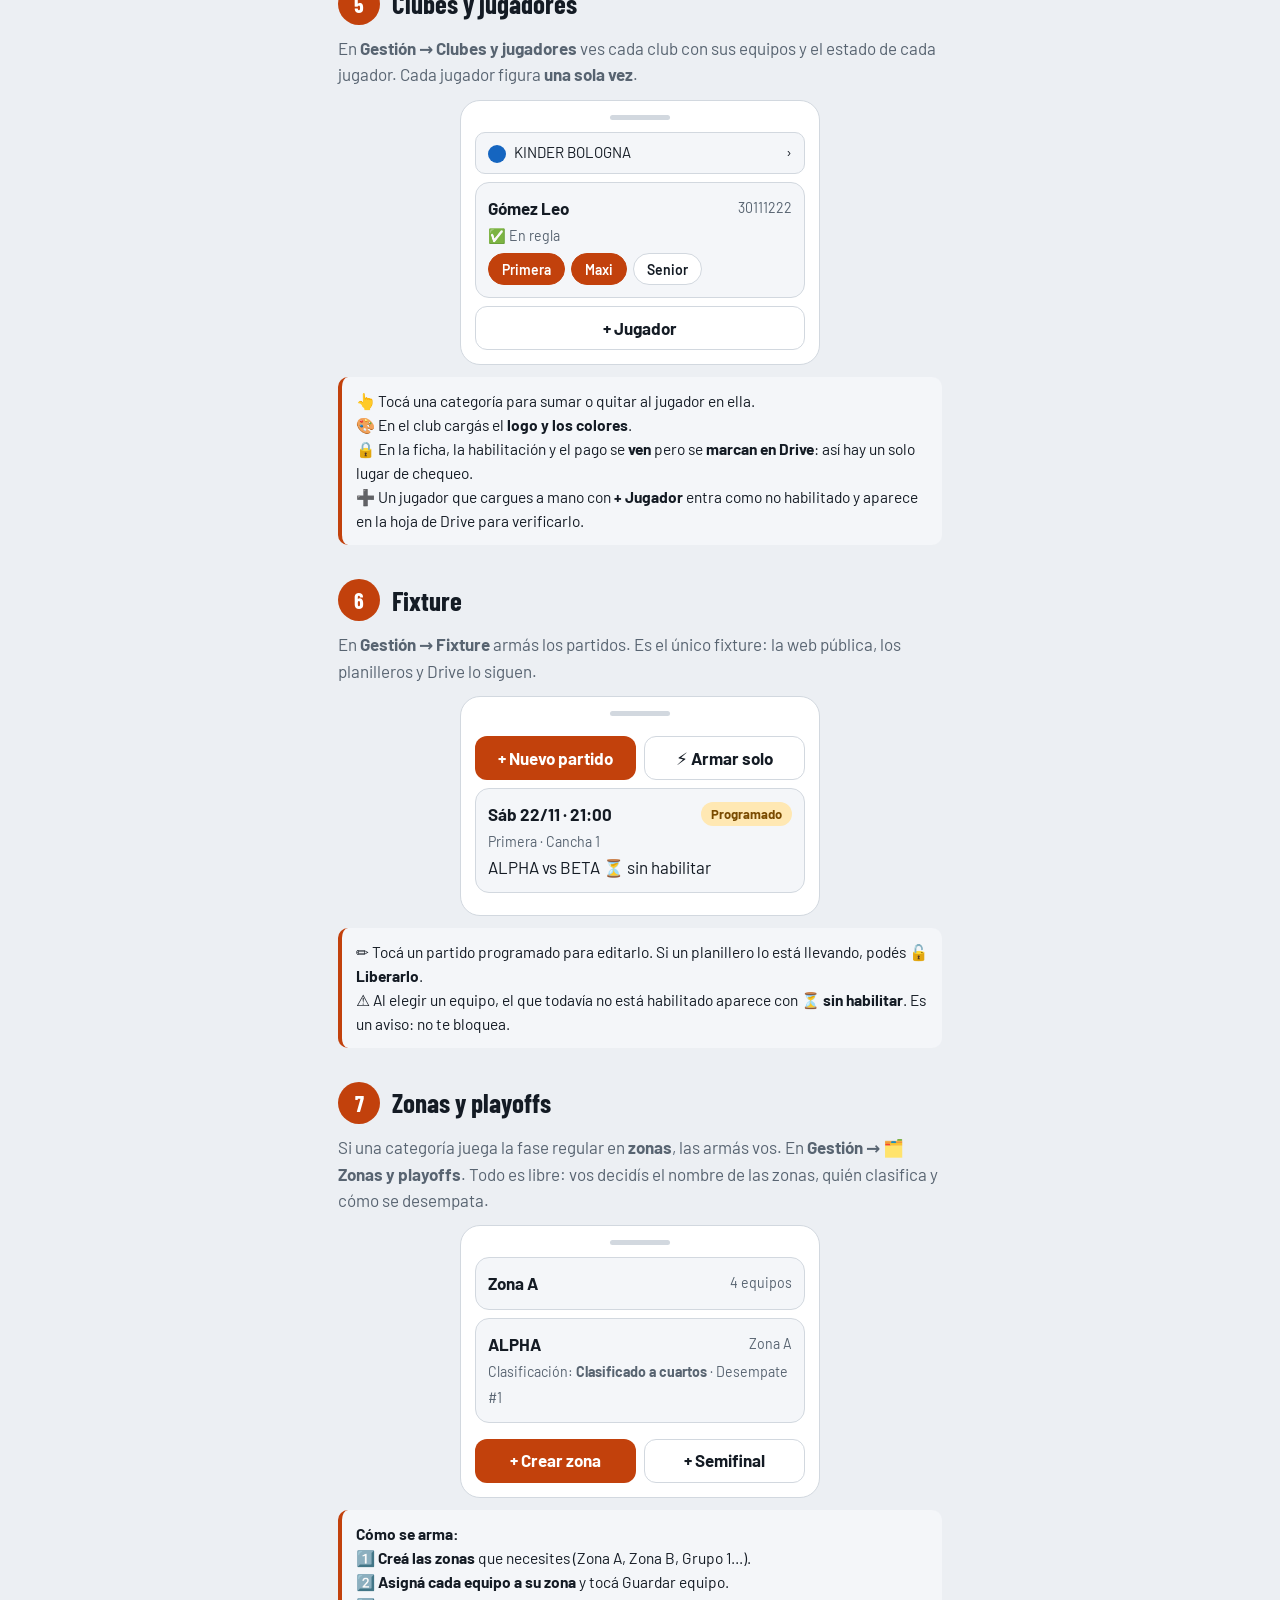
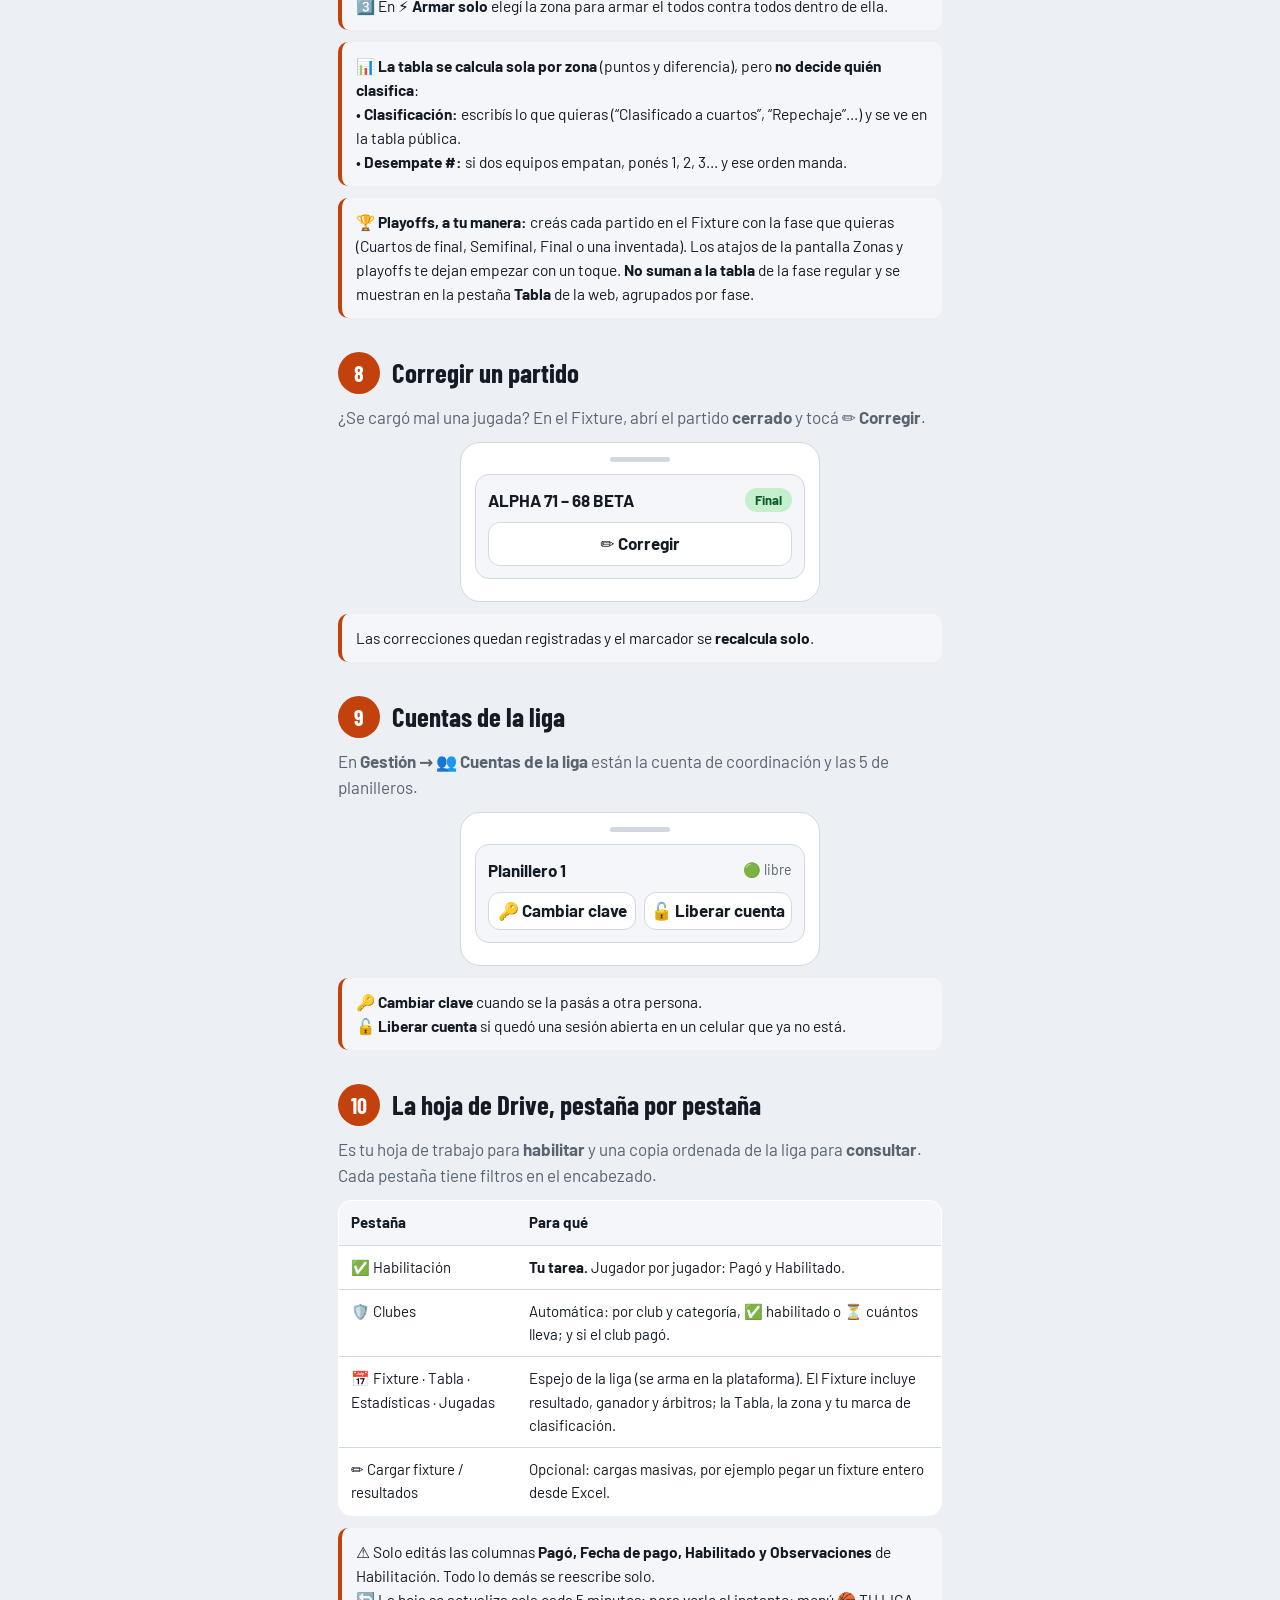
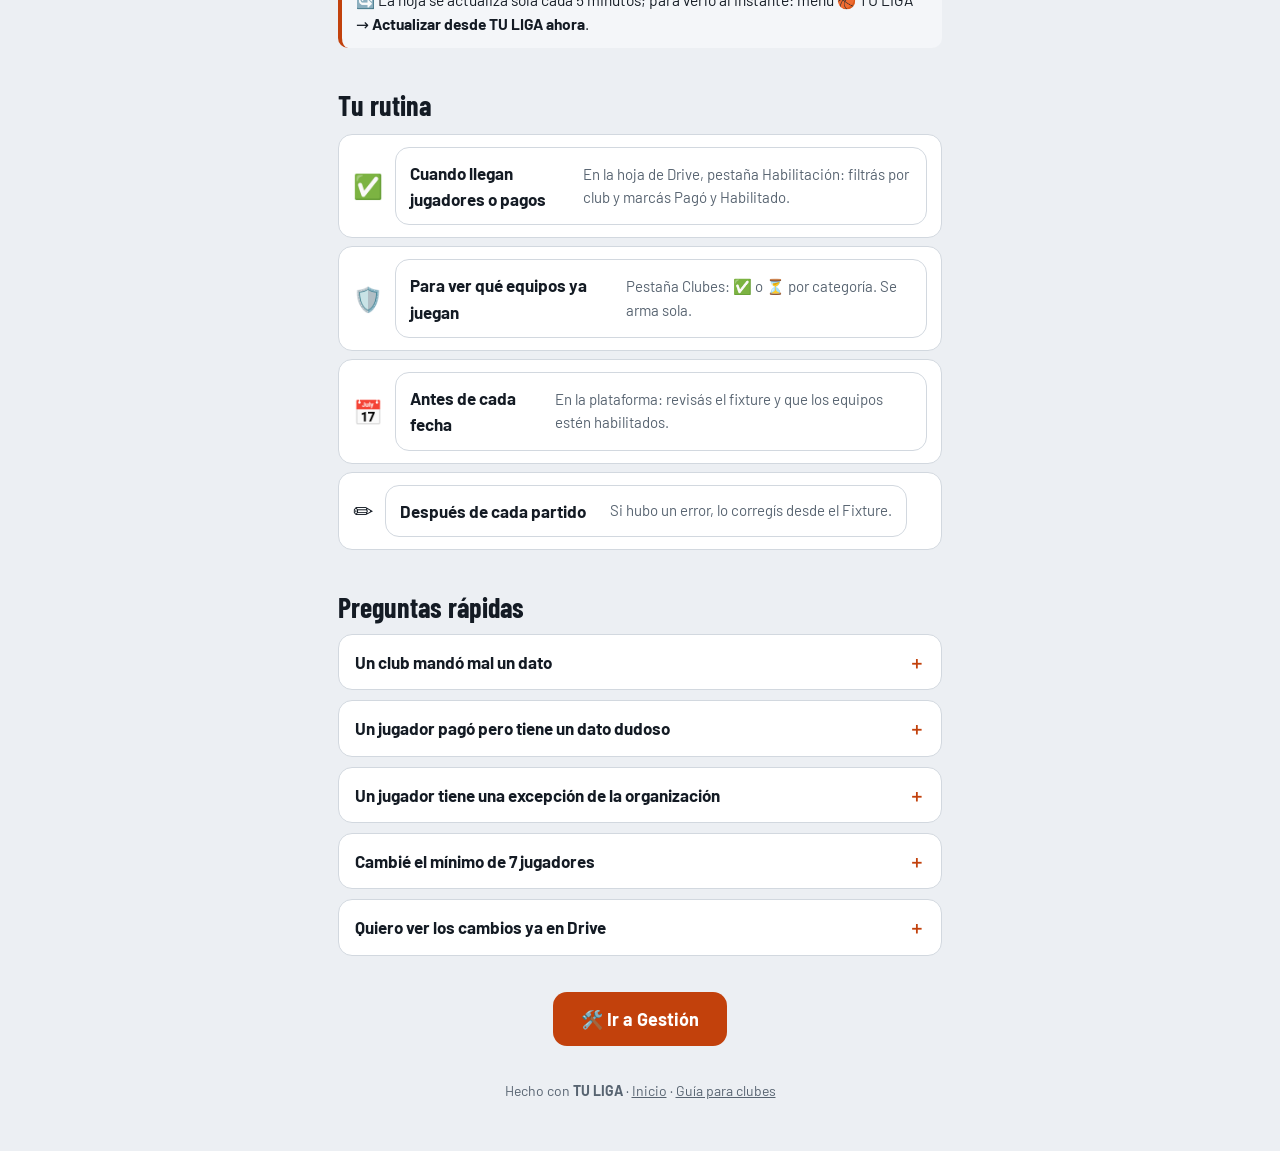
<file: docs/guia-coordinador.html>
<!doctype html>
<html lang="es">
<head>
<meta charset="utf-8">
<meta name="viewport" content="width=device-width, initial-scale=1, viewport-fit=cover">
<title>TU LIGA · Guía para la coordinación</title>
<meta name="description" content="Cómo usar TU LIGA como coordinador: aprobar clubes, gestionar jugadores, fixture, pagos y la hoja de Drive.">
<meta name="theme-color" content="#0f141a">
<link rel="icon" href="logo.svg" type="image/svg+xml">
<link rel="preconnect" href="https://fonts.googleapis.com"><link rel="stylesheet" href="https://fonts.googleapis.com/css2?family=Barlow+Condensed:wght@600;700&family=Barlow:wght@400;500;600;700&display=swap">
<style>
:root{--bg:#0f141a;--panel:#19212a;--panel2:#232c36;--ink:#e9edf1;--muted:#98a5b2;--line:#2c3743;--acc:#ff8a4c;--ok:#37c978;--warn:#f5b800;--on-acc:#1c0f07;--f:"Barlow",system-ui,-apple-system,"Segoe UI",Roboto,sans-serif;--fd:"Barlow Condensed","Arial Narrow",sans-serif}
@media (prefers-color-scheme:light){:root{--bg:#eceff3;--panel:#fff;--panel2:#f4f6f9;--ink:#141b24;--muted:#586471;--line:#d2d8df;--acc:#c2410c;--on-acc:#fff;--warn:#b45309}}
*{box-sizing:border-box}html{scroll-behavior:smooth;-webkit-text-size-adjust:100%}
body{margin:0;background:var(--bg);color:var(--ink);font:17px/1.55 var(--f);overflow-x:hidden}
a{color:inherit}
.w{max-width:640px;margin:0 auto;padding:0 18px}
header.top{border-bottom:1px solid var(--line);position:sticky;top:0;z-index:5;background:var(--bg)}
header.top .w{display:flex;align-items:center;gap:10px;height:56px}
header.top img{width:28px;height:28px}header.top b{font:700 20px var(--fd);letter-spacing:.03em}
header.top a.v{margin-left:auto;font-size:14px;color:var(--muted);text-decoration:none}
.hero{padding:32px 0 14px;text-align:center}
.hero .t{font:600 13px var(--f);letter-spacing:.08em;text-transform:uppercase;color:var(--acc)}
.hero h1{font:700 clamp(36px,9vw,52px)/1.05 var(--fd);margin:10px 0 10px}
.hero p{color:var(--muted);margin:0 auto;max-width:480px}
.indice{display:flex;flex-wrap:wrap;gap:8px;justify-content:center;margin:18px 0 6px}
.indice a{text-decoration:none;font-size:14.5px;font-weight:600;border:1px solid var(--line);background:var(--panel);border-radius:999px;padding:8px 14px}
.paso{margin:34px 0;scroll-margin-top:70px}
.cab{display:flex;align-items:center;gap:12px;margin-bottom:10px}
.n{flex:none;width:42px;height:42px;border-radius:50%;background:var(--acc);color:var(--on-acc);display:grid;place-items:center;font:700 22px var(--fd)}
.cab h2{font:700 27px/1.1 var(--fd);margin:0}
.paso>p{margin:0 0 12px;color:var(--muted)}
.tel{background:var(--panel);border:1px solid var(--line);border-radius:20px;padding:14px;max-width:360px;margin:0 auto}
.tel .barra{height:5px;width:60px;background:var(--line);border-radius:3px;margin:0 auto 12px}
.m-in{min-height:42px;border-radius:10px;border:1px solid var(--line);background:var(--panel2);padding:8px 12px;display:flex;align-items:center;justify-content:space-between;gap:8px;color:var(--muted);font-size:15px;margin:6px 0}
.m-in.v{color:var(--ink)}
.m-lbl{font-size:12px;color:var(--muted);margin-top:8px}
.m-card{background:var(--panel2);border:1px solid var(--line);border-radius:14px;padding:12px;margin:8px 0}
.m-card .r{display:flex;justify-content:space-between;align-items:center;gap:8px}
.m-card small{color:var(--muted)}
.m-chip{display:inline-flex;align-items:center;height:32px;padding:0 13px;border-radius:999px;border:1px solid var(--line);background:var(--panel);font-weight:600;font-size:14px;margin:6px 6px 0 0}
.m-chip.on{background:var(--acc);border-color:var(--acc);color:var(--on-acc)}
.m-btn{height:44px;border-radius:12px;background:var(--acc);color:var(--on-acc);display:grid;place-items:center;font-weight:700;margin-top:8px}
.m-btn.g{background:var(--panel);color:var(--ink);border:1px solid var(--line)}
.m-2{display:grid;grid-template-columns:1fr 1fr;gap:8px}
.m-badge{display:inline-block;background:#ff3b4e;color:#fff;border-radius:999px;padding:1px 9px;font-weight:700;font-size:13px;margin-left:6px}
.m-pill{display:inline-block;border-radius:999px;padding:2px 10px;font-size:13px;font-weight:700}
.m-pill.p{background:#ffd0d0;color:#8a1c1c}.m-pill.o{background:#c6efce;color:#0b5b2a}.m-pill.a{background:#ffe8b3;color:#7a4b00}
.m-sw{display:inline-block;width:18px;height:18px;border-radius:50%;vertical-align:middle;margin-right:8px}
.tip{background:var(--panel2);border-left:4px solid var(--acc);border-radius:10px;padding:12px 14px;margin:12px 0 0;font-size:15.5px}
.tabla{width:100%;border-collapse:collapse;font-size:15px;background:var(--panel);border:1px solid var(--line);border-radius:14px;overflow:hidden}
.tabla td,.tabla th{padding:10px 12px;border-bottom:1px solid var(--line);text-align:left;vertical-align:top}
.tabla th{background:var(--panel2);font-weight:700}.tabla tr:last-child td{border-bottom:0}
.ruta{position:relative;margin:14px 0 6px;padding-left:4px}
.ruta .e{display:grid;grid-template-columns:44px 1fr;gap:12px;position:relative;padding-bottom:16px}
.ruta .e::before{content:"";position:absolute;left:21px;top:44px;bottom:0;width:2px;background:var(--line)}
.ruta .e:last-child::before{display:none}
.ruta .ic{width:44px;height:44px;border-radius:50%;display:grid;place-items:center;font-size:22px;background:var(--panel);border:2px solid var(--line);z-index:1}
.ruta .e.yo .ic{border-color:var(--acc);background:rgba(255,138,76,.12)}
.ruta .e.auto .ic{border-style:dashed}
.ruta .e.club .ic{border-color:var(--ok)}
.ruta .tx{background:var(--panel);border:1px solid var(--line);border-radius:14px;padding:11px 14px}
.ruta .tx>b{display:block;font-size:17px}
.ruta .tx span.d{display:block;color:var(--muted);font-size:15px;margin-top:2px}
.rol{display:inline-block;font-size:12px;font-weight:700;letter-spacing:.04em;text-transform:uppercase;border-radius:999px;padding:2px 10px;margin-bottom:4px}
.rol.yo{background:var(--acc);color:var(--on-acc)}
.rol.auto{background:var(--panel2);color:var(--muted);border:1px dashed var(--line)}
.rol.club{background:rgba(55,201,120,.18);color:var(--ok);border:1px solid var(--ok)}
.tres{display:grid;grid-template-columns:repeat(3,1fr);gap:8px;margin:12px 0}
.tres div{background:var(--acc);color:var(--on-acc);border-radius:14px;padding:12px 8px;text-align:center;font-weight:700;font-size:15px;line-height:1.25}
.tres div span{display:block;font-size:26px}
.chk{list-style:none;margin:10px 0 0;padding:0;display:grid;gap:8px}
.chk li{background:var(--panel);border:1px solid var(--line);border-radius:12px;padding:10px 14px 10px 44px;position:relative;font-size:15.5px}
.chk li::before{content:"✅";position:absolute;left:14px;top:9px}
.ayuda2 th,.ayuda2 td{font-size:15px}
.cuadro{background:linear-gradient(135deg,rgba(255,138,76,.14),rgba(255,138,76,.04));border:1px solid var(--acc);border-radius:18px;padding:18px 16px;margin:18px 0 6px}
.cuadro h2{font:700 28px/1.1 var(--fd);margin:0 0 4px}
.cuadro>p{margin:0;color:var(--muted)}
.rutina{display:grid;gap:8px;margin:12px 0}
.rutina div{display:flex;gap:12px;align-items:center;background:var(--panel);border:1px solid var(--line);border-radius:14px;padding:12px 14px}
.rutina span{font-size:24px}
h2.s{font:700 28px var(--fd);margin:40px 0 10px}
details{background:var(--panel);border:1px solid var(--line);border-radius:14px;padding:0 16px;margin-bottom:10px}
summary{cursor:pointer;font-weight:700;padding:14px 0;list-style:none;display:flex;justify-content:space-between;gap:10px}
summary::after{content:"＋";color:var(--acc)}details[open] summary::after{content:"－"}
details p{margin:0 0 14px;color:var(--muted)}
.cta{text-align:center;padding:26px 0 8px}
.btn{display:inline-flex;align-items:center;min-height:54px;padding:0 28px;border-radius:14px;background:var(--acc);color:var(--on-acc);font:700 18px var(--f);text-decoration:none}
footer{text-align:center;color:var(--muted);font-size:14px;padding:26px 0 50px}
</style>
</head>
<body>
<header class="top"><div class="w"><img src="logo.svg" alt=""><b>TU LIGA</b><a class="v" href="presentacion.html">Inicio</a></div></header>
<main class="w">
  <div class="hero">
    <span class="t">Guía para la coordinación</span>
    <h1>Manejá la liga desde el celular</h1>
    <p>Una sola tarea de chequeo en la hoja de Drive; todo lo demás, en la plataforma.</p>
    <div class="indice"><a href="#ruta">🧭 Recorrido completo</a><a href="#p1">Entrar</a><a href="#p2">Habilitar jugadores</a><a href="#p3">Equipos</a><a href="#p4">Escudos</a><a href="#p5">Clubes</a><a href="#p6">Fixture</a><a href="#p7">Zonas</a><a href="#p8">Corregir</a><a href="#p9">Cuentas</a><a href="#p10">Drive</a></div>
  </div>

  <div class="cuadro" id="ruta">
    <h2>🧭 Del formulario al equipo habilitado</h2>
    <p>Es la tarea más importante de la liga. Está en 8 etapas y <b>vos hacés solo 3 toques</b>: el resto es automático.</p>
  </div>

  <div class="ruta">
    <div class="e club"><div class="ic">🏟️</div><div class="tx"><span class="rol club">Club</span><b>1 · El club envía el formulario</b><span class="d">Carga sus jugadores (con DNI, nacimiento, <b>altura</b> y categorías), su escudo y sus dos colores. Ve “¡Recibido!”.</span></div></div>
    <div class="e auto"><div class="ic">📋</div><div class="tx"><span class="rol auto">Automático · hasta 5 min</span><b>2 · Aparece en tu hoja de Drive</b><span class="d">Pestaña <b>Habilitación</b>, una fila por jugador, marcada <b>🆕 Formulario</b>. No hacés nada.</span></div></div>
    <div class="e yo"><div class="ic">🔎</div><div class="tx"><span class="rol yo">Vos</span><b>3 · Verificás los datos del club</b><span class="d">Filtrás la columna <b>Club</b> (embudo). La columna <b>Documentación</b> te marca lo que falta: ❌ sin documento, ❌ sin altura…</span></div></div>
    <div class="e yo"><div class="ic">💳</div><div class="tx"><span class="rol yo">Vos</span><b>4 · Marcás Pagó y Habilitado</b><span class="d">Por jugador: <b>Pagó</b> = Pagó, y <b>Habilitado</b> = Sí. Si los datos no sirven: <b>Rechazar</b>.</span></div></div>
    <div class="e auto"><div class="ic">⚡</div><div class="tx"><span class="rol auto">Automático · segundos</span><b>5 · El jugador entra a la liga</b><span class="d">Al marcar, Drive avisa “✅ Enviado a la plataforma”. Recién ahí se crea el club (si era nuevo), su equipo en cada categoría y el jugador.</span></div></div>
    <div class="e auto"><div class="ic">🛡️</div><div class="tx"><span class="rol auto">Automático · al instante</span><b>6 · El equipo se habilita</b><span class="d">Cuando un club tiene <b>7 jugadores en regla</b> (Pagó + Habilitado) en una categoría, esa categoría pasa a <b>✅ habilitada</b>. Lo ves en <b>Drive → Clubes</b> y en la plataforma.</span></div></div>
    <div class="e yo"><div class="ic">🎨</div><div class="tx"><span class="rol yo">Vos · opcional</span><b>7 · Aplicás su escudo y colores</b><span class="d">En la plataforma: <b>Gestión → Formulario, escudos y colores → Aplicar al club</b>. Se puede cuando el club ya tiene jugadores habilitados.</span></div></div>
    <div class="e auto"><div class="ic">🏀</div><div class="tx"><span class="rol auto">Listo</span><b>8 · Los jugadores están disponibles</b><span class="d">Aparecen en la <b>planilla del partido</b> y el equipo se puede poner en el <b>fixture</b>.</span></div></div>
  </div>

  <div class="tres"><div><span>🔎</span>1 · Filtrar<br>por club</div><div><span>💳</span>2 · Marcar<br>Pagó</div><div><span>✅</span>3 · Marcar<br>Habilitado</div></div>

  <div class="tip">🧠 <b>Para recordar:</b> un jugador está <b>en regla</b> con <b>Pagó + Habilitado</b>. Un equipo está <b>habilitado</b> con <b>7 jugadores en regla</b>. Quien no paga o no se habilita <b>no entra</b>: así los clubes que presentan jugadores que después no pagan no ensucian la liga.</div>

  <h3 style="font:700 22px var(--fd);margin:22px 0 6px">¿Cómo sé que el club quedó listo?</h3>
  <ul class="chk">
    <li>En <b>Drive → Clubes</b>, la categoría del club dice <b>✅</b> con su cantidad (por ejemplo “✅ 9”), no “⏳ 5/7”.</li>
    <li>En la <b>plataforma → Gestión → Clubes y jugadores</b>, el equipo muestra <b>✅</b> y cada jugador dice <b>✅ En regla</b>.</li>
    <li>Sus jugadores aparecen en la <b>planilla del partido</b>.</li>
    <li>El club figura <b>“✅ Pagó”</b> en Clubes cuando todos sus jugadores pagaron.</li>
  </ul>

  <h3 style="font:700 22px var(--fd);margin:22px 0 6px">Si algo no aparece</h3>
  <table class="tabla ayuda2">
    <tr><th>Qué pasa</th><th>Qué hacer</th></tr>
    <tr><td>No veo al club en Habilitación</td><td>Esperá hasta 5 minutos o corré el menú 🏀 <b>Actualizar desde TU LIGA ahora</b>. Confirmá que el club vio “¡Recibido!”.</td></tr>
    <tr><td>Habilité a un jugador y no entra</td><td>Mirá <b>LEEME → Estado</b>: si hay un ⚠️, ahí dice el motivo. Revisá que esté activado el menú <b>Activar la actualización automática</b>.</td></tr>
    <tr><td>El equipo sigue en ⏳</td><td>Faltan jugadores con <b>Pagó + Sí</b>. El “5/7” te dice cuántos lleva.</td></tr>
    <tr><td>Un jugador dice “❌ Sin altura”</td><td>Escribí su altura en la columna <b>Altura</b> de Habilitación (solo se puede completar si falta).</td></tr>
    <tr><td>El club no aparece en Clubes</td><td>Es normal: el club entra a la liga con su <b>primer jugador habilitado</b>.</td></tr>
  </table>

  <div class="paso" id="p1">
    <div class="cab"><div class="n">1</div><h2>Entrar a la coordinación</h2></div>
    <p>Tocá el botón <b>🔑</b> de arriba a la derecha de la web, elegí la cuenta <b>Coordinador</b> y poné la contraseña que te dieron.</p>
    <div class="tel"><div class="barra"></div>
      <div class="m-lbl">Cuenta</div><div class="m-in v">Coordinador ▾</div>
      <div class="m-lbl">Contraseña</div><div class="m-in">••••••••</div>
      <div class="m-btn">Entrar</div>
    </div>
    <div class="tip">🔐 Cada cuenta admite <b>una sola sesión</b> a la vez. Si alguien más quedó conectado, la plataforma te avisa y podés tomar la sesión.</div>
  </div>

  <div class="paso" id="p2">
    <div class="cab"><div class="n">2</div><h2>Habilitar jugadores · tu única tarea de chequeo</h2></div>
    <p>Se hace en la <b>hoja de Drive</b>, pestaña <b>Habilitación</b>. Una fila por jugador. Los que mandan los clubes por el formulario aparecen solos, marcados <b>🆕 Formulario</b>.</p>
    <table class="tabla"><tr><th>Club</th><th>Jugador</th><th>Pagó</th><th>Habilitado</th></tr>
      <tr><td>ALPHA</td><td>Gómez Leo</td><td><span class="m-pill o">Pagó</span></td><td><span class="m-pill o">Sí</span></td></tr>
      <tr><td>ALPHA</td><td>Ruiz Tom</td><td><span class="m-pill o">Pagó</span></td><td><span class="m-pill p">No</span></td></tr>
      <tr><td>MAIPU</td><td>Paz Ana 🆕</td><td><span class="m-pill p">Pendiente</span></td><td><span class="m-pill p">No</span></td></tr></table>
    <div class="tip"><b>Cómo se hace, por club:</b><br>1️⃣ Tocá el embudo de la columna <b>Club</b> y elegí el club.<br>2️⃣ Revisá cada jugador: documento, fecha de nacimiento, altura y categorías. La columna <b>Documentación</b> te marca lo que falta.<br>3️⃣ Marcá <b>Pagó</b> (Pendiente / Pagó) y, si los datos están bien, <b>Habilitado = Sí</b>.<br>🚫 Si los datos no sirven, elegí <b>Rechazar</b>: el envío se descarta.</div>
    <div class="tip">⚡ <b>Al marcar, se envía solo a la plataforma</b> (aparece un aviso “✅ Enviado”). Un jugador que mandó el formulario <b>entra a la liga recién cuando lo habilitás</b>. Quien nunca paga o no se habilita, no entra.<br>📝 Las excepciones o aclaraciones van en <b>Observaciones</b>: las reglas las decidís vos.<br>👥 Si un jugador juega en varias categorías, <b>paga una sola inscripción</b> y se marca una sola vez.</div>
  </div>

  <div class="paso" id="p3">
    <div class="cab"><div class="n">3</div><h2>Cuándo queda habilitado un equipo</h2></div>
    <p>Un jugador está <b>en regla</b> cuando figura <b>Pagó</b> y <b>Habilitado</b>. Un <b>equipo</b> (club + categoría) queda <b>habilitado con 7 jugadores en regla</b>.</p>
    <div class="tel"><div class="barra"></div>
      <div class="m-card"><div class="r"><b>ALPHA</b><small>Pago del club: 🟡 Parcial</small></div>
        <span class="m-chip on">Maxi · ✅ 9</span><span class="m-chip">Primera · ⏳ 5/7</span></div>
    </div>
    <div class="tip">👀 Lo ves en dos lugares y siempre coincide:<br>• En <b>Drive → pestaña Clubes</b>: una fila por club y una columna por categoría (✅ habilitado, ⏳ lleva N de 7). Es automática y cambia en el instante en que marcás.<br>• En la <b>plataforma → Gestión → Clubes y jugadores</b>: cada equipo con su insignia.<br>💳 El <b>club figura como “Pagó”</b> cuando todos sus jugadores pagaron.<br>🏀 En la planilla del partido aparecen <b>solo los jugadores en regla</b>, y al armar el fixture te avisa si un equipo está “⏳ sin habilitar”.</div>
  </div>

  <div class="paso" id="p4">
    <div class="cab"><div class="n">4</div><h2>Escudos y colores de los clubes</h2></div>
    <p>Los clubes pueden mandar su <b>escudo</b> y sus <b>dos colores</b> en el formulario. Lo ves en <b>Gestión → Formulario, escudos y colores</b>.</p>
    <div class="tel"><div class="barra"></div>
      <div class="m-card"><div class="r"><b>KINDER BOLOGNA</b><span>🛡️</span></div><small>Colores enviados: ● ●</small>
        <div class="m-2"><div class="m-btn">✅ Aplicar al club</div><div class="m-btn g">Descartar</div></div></div>
    </div>
    <div class="tip">✅ <b>Aplicar al club</b> pinta todas sus categorías con esos colores y sube el escudo.<br>⏳ Solo se puede aplicar cuando el club ya está en la liga (tiene jugadores habilitados).<br>📤 En esa misma pantalla está el <b>enlace del formulario</b> para mandar a los clubes (📋 Copiar enlace).</div>
  </div>

  <div class="paso" id="p5">
    <div class="cab"><div class="n">5</div><h2>Clubes y jugadores</h2></div>
    <p>En <b>Gestión → Clubes y jugadores</b> ves cada club con sus equipos y el estado de cada jugador. Cada jugador figura <b>una sola vez</b>.</p>
    <div class="tel"><div class="barra"></div>
      <div class="m-in v"><span><span class="m-sw" style="background:#1565c0"></span>KINDER BOLOGNA</span><span>›</span></div>
      <div class="m-card"><div class="r"><b>Gómez Leo</b><small>30111222</small></div><small>✅ En regla</small><br><span class="m-chip on">Primera</span><span class="m-chip on">Maxi</span><span class="m-chip">Senior</span></div>
      <div class="m-btn g">+ Jugador</div>
    </div>
    <div class="tip">👆 Tocá una categoría para sumar o quitar al jugador en ella.<br>🎨 En el club cargás el <b>logo y los colores</b>.<br>🔒 En la ficha, la habilitación y el pago se <b>ven</b> pero se <b>marcan en Drive</b>: así hay un solo lugar de chequeo.<br>➕ Un jugador que cargues a mano con <b>+ Jugador</b> entra como no habilitado y aparece en la hoja de Drive para verificarlo.</div>
  </div>

  <div class="paso" id="p6">
    <div class="cab"><div class="n">6</div><h2>Fixture</h2></div>
    <p>En <b>Gestión → Fixture</b> armás los partidos. Es el único fixture: la web pública, los planilleros y Drive lo siguen.</p>
    <div class="tel"><div class="barra"></div>
      <div class="m-2"><div class="m-btn">+ Nuevo partido</div><div class="m-btn g">⚡ Armar solo</div></div>
      <div class="m-card"><div class="r"><b>Sáb 22/11 · 21:00</b><span class="m-pill a">Programado</span></div><small>Primera · Cancha 1</small><br>ALPHA vs BETA ⏳ sin habilitar</div>
    </div>
    <div class="tip">✏️ Tocá un partido programado para editarlo. Si un planillero lo está llevando, podés <b>🔓 Liberarlo</b>.<br>⚠️ Al elegir un equipo, el que todavía no está habilitado aparece con <b>⏳ sin habilitar</b>. Es un aviso: no te bloquea.</div>
  </div>

  <div class="paso" id="p7">
    <div class="cab"><div class="n">7</div><h2>Zonas y playoffs</h2></div>
    <p>Si una categoría juega la fase regular en <b>zonas</b>, las armás vos. En <b>Gestión → 🗂️ Zonas y playoffs</b>. Todo es libre: vos decidís el nombre de las zonas, quién clasifica y cómo se desempata.</p>
    <div class="tel"><div class="barra"></div>
      <div class="m-card"><div class="r"><b>Zona A</b><small>4 equipos</small></div></div>
      <div class="m-card"><div class="r"><b>ALPHA</b><small>Zona A</small></div><small>Clasificación: <b>Clasificado a cuartos</b> · Desempate #1</small></div>
      <div class="m-2"><div class="m-btn">+ Crear zona</div><div class="m-btn g">+ Semifinal</div></div>
    </div>
    <div class="tip"><b>Cómo se arma:</b><br>1️⃣ <b>Creá las zonas</b> que necesites (Zona A, Zona B, Grupo 1…).<br>2️⃣ <b>Asigná cada equipo a su zona</b> y tocá Guardar equipo.<br>3️⃣ En <b>⚡ Armar solo</b> elegí la zona para armar el todos contra todos dentro de ella.</div>
    <div class="tip">📊 <b>La tabla se calcula sola por zona</b> (puntos y diferencia), pero <b>no decide quién clasifica</b>:<br>• <b>Clasificación:</b> escribís lo que quieras (“Clasificado a cuartos”, “Repechaje”…) y se ve en la tabla pública.<br>• <b>Desempate #:</b> si dos equipos empatan, ponés 1, 2, 3… y ese orden manda.</div>
    <div class="tip">🏆 <b>Playoffs, a tu manera:</b> creás cada partido en el Fixture con la fase que quieras (Cuartos de final, Semifinal, Final o una inventada). Los atajos de la pantalla Zonas y playoffs te dejan empezar con un toque. <b>No suman a la tabla</b> de la fase regular y se muestran en la pestaña <b>Tabla</b> de la web, agrupados por fase.</div>
  </div>

  <div class="paso" id="p8">
    <div class="cab"><div class="n">8</div><h2>Corregir un partido</h2></div>
    <p>¿Se cargó mal una jugada? En el Fixture, abrí el partido <b>cerrado</b> y tocá <b>✏️ Corregir</b>.</p>
    <div class="tel"><div class="barra"></div>
      <div class="m-card"><div class="r"><b>ALPHA 71 – 68 BETA</b><span class="m-pill o">Final</span></div><div class="m-btn g">✏️ Corregir</div></div>
    </div>
    <div class="tip">Las correcciones quedan registradas y el marcador se <b>recalcula solo</b>.</div>
  </div>

  <div class="paso" id="p9">
    <div class="cab"><div class="n">9</div><h2>Cuentas de la liga</h2></div>
    <p>En <b>Gestión → 👥 Cuentas de la liga</b> están la cuenta de coordinación y las 5 de planilleros.</p>
    <div class="tel"><div class="barra"></div>
      <div class="m-card"><div class="r"><b>Planillero 1</b><small>🟢 libre</small></div><div class="m-2"><div class="m-btn g" style="height:38px">🔑 Cambiar clave</div><div class="m-btn g" style="height:38px">🔓 Liberar cuenta</div></div></div>
    </div>
    <div class="tip">🔑 <b>Cambiar clave</b> cuando se la pasás a otra persona.<br>🔓 <b>Liberar cuenta</b> si quedó una sesión abierta en un celular que ya no está.</div>
  </div>

  <div class="paso" id="p10">
    <div class="cab"><div class="n">10</div><h2>La hoja de Drive, pestaña por pestaña</h2></div>
    <p>Es tu hoja de trabajo para <b>habilitar</b> y una copia ordenada de la liga para <b>consultar</b>. Cada pestaña tiene filtros en el encabezado.</p>
    <table class="tabla">
      <tr><th>Pestaña</th><th>Para qué</th></tr>
      <tr><td>✅ Habilitación</td><td><b>Tu tarea.</b> Jugador por jugador: Pagó y Habilitado.</td></tr>
      <tr><td>🛡️ Clubes</td><td>Automática: por club y categoría, ✅ habilitado o ⏳ cuántos lleva; y si el club pagó.</td></tr>
      <tr><td>📅 Fixture · Tabla · Estadísticas · Jugadas</td><td>Espejo de la liga (se arma en la plataforma). El Fixture incluye resultado, ganador y árbitros; la Tabla, la zona y tu marca de clasificación.</td></tr>
      <tr><td>✏️ Cargar fixture / resultados</td><td>Opcional: cargas masivas, por ejemplo pegar un fixture entero desde Excel.</td></tr>
    </table>
    <div class="tip">⚠️ Solo editás las columnas <b>Pagó, Fecha de pago, Habilitado y Observaciones</b> de Habilitación. Todo lo demás se reescribe solo.<br>🔄 La hoja se actualiza sola cada 5 minutos; para verlo al instante: menú 🏀 TU LIGA → <b>Actualizar desde TU LIGA ahora</b>.</div>
  </div>

  <h2 class="s">Tu rutina</h2>
  <div class="rutina">
    <div><span>✅</span><div><b>Cuando llegan jugadores o pagos</b><br><span style="font-size:15px;color:var(--muted)">En la hoja de Drive, pestaña Habilitación: filtrás por club y marcás Pagó y Habilitado.</span></div></div>
    <div><span>🛡️</span><div><b>Para ver qué equipos ya juegan</b><br><span style="font-size:15px;color:var(--muted)">Pestaña Clubes: ✅ o ⏳ por categoría. Se arma sola.</span></div></div>
    <div><span>📅</span><div><b>Antes de cada fecha</b><br><span style="font-size:15px;color:var(--muted)">En la plataforma: revisás el fixture y que los equipos estén habilitados.</span></div></div>
    <div><span>✏️</span><div><b>Después de cada partido</b><br><span style="font-size:15px;color:var(--muted)">Si hubo un error, lo corregís desde el Fixture.</span></div></div>
  </div>

  <h2 class="s">Preguntas rápidas</h2>
  <details><summary>Un club mandó mal un dato</summary><p>En Habilitación elegí <b>Rechazar</b> para ese jugador (se descarta el envío) y pedile al club que lo vuelva a cargar. Si el jugador ya está en la liga, corregilo en su ficha de la plataforma.</p></details>
  <details><summary>Un jugador pagó pero tiene un dato dudoso</summary><p>Marcá <b>Pagó</b> y dejá <b>Habilitado = No</b>. Anotá el motivo en Observaciones. Cuando se aclare, lo habilitás.</p></details>
  <details><summary>Un jugador tiene una excepción de la organización</summary><p>Habilitalo y anotá la excepción en <b>Observaciones</b>. Las reglas las decidís vos: la hoja no controla la edad ni nada automático.</p></details>
  <details><summary>Cambié el mínimo de 7 jugadores</summary><p>Se cambia una vez para toda la liga (se pide al responsable técnico). La hoja y la plataforma lo siguen solos.</p></details>
  <details><summary>Quiero ver los cambios ya en Drive</summary><p>En la hoja: menú 🏀 TU LIGA → <b>Actualizar desde TU LIGA ahora</b>.</p></details>

  <div class="cta"><a class="btn" href="index.html?liga=mar-y-sierra#/gestion">🛠️ Ir a Gestión</a></div>
</main>
<footer>Hecho con <b>TU LIGA</b> · <a href="presentacion.html">Inicio</a> · <a href="guia-club.html">Guía para clubes</a></footer>
</body>
</html>
</file>
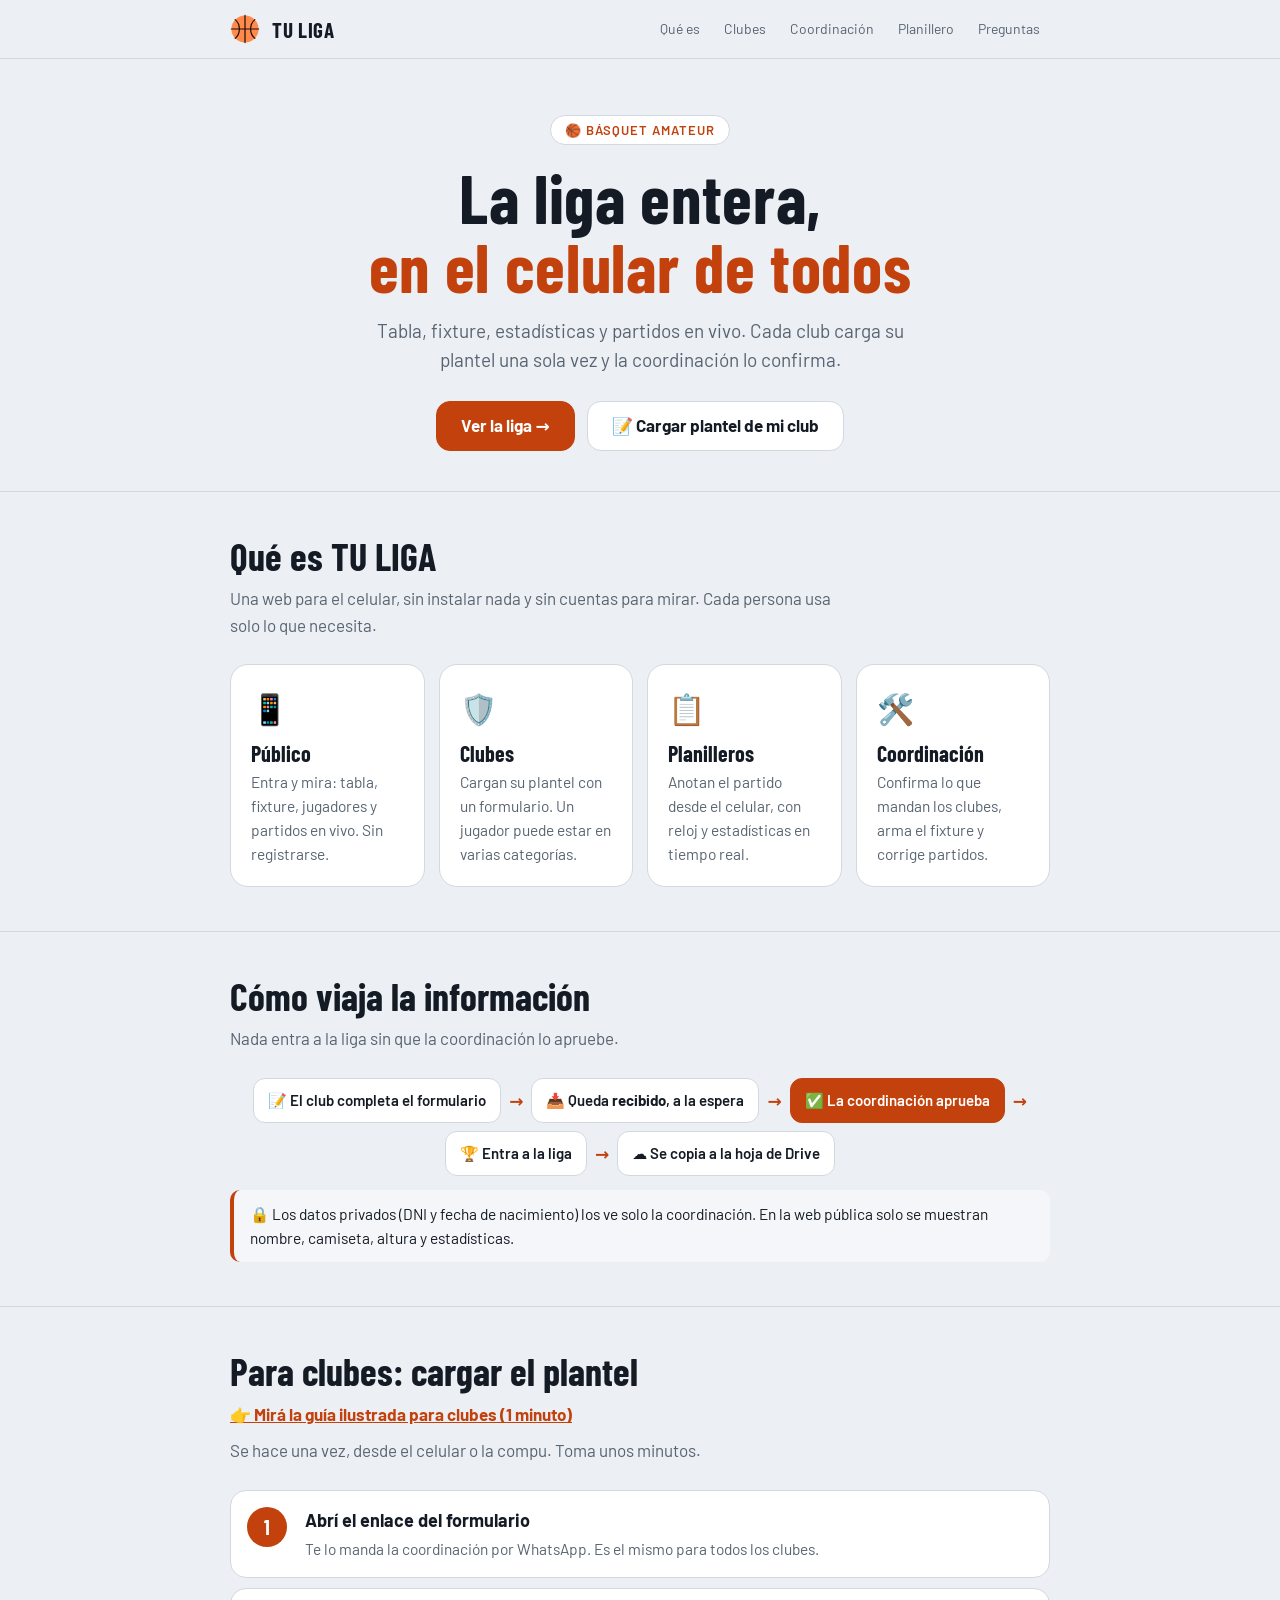
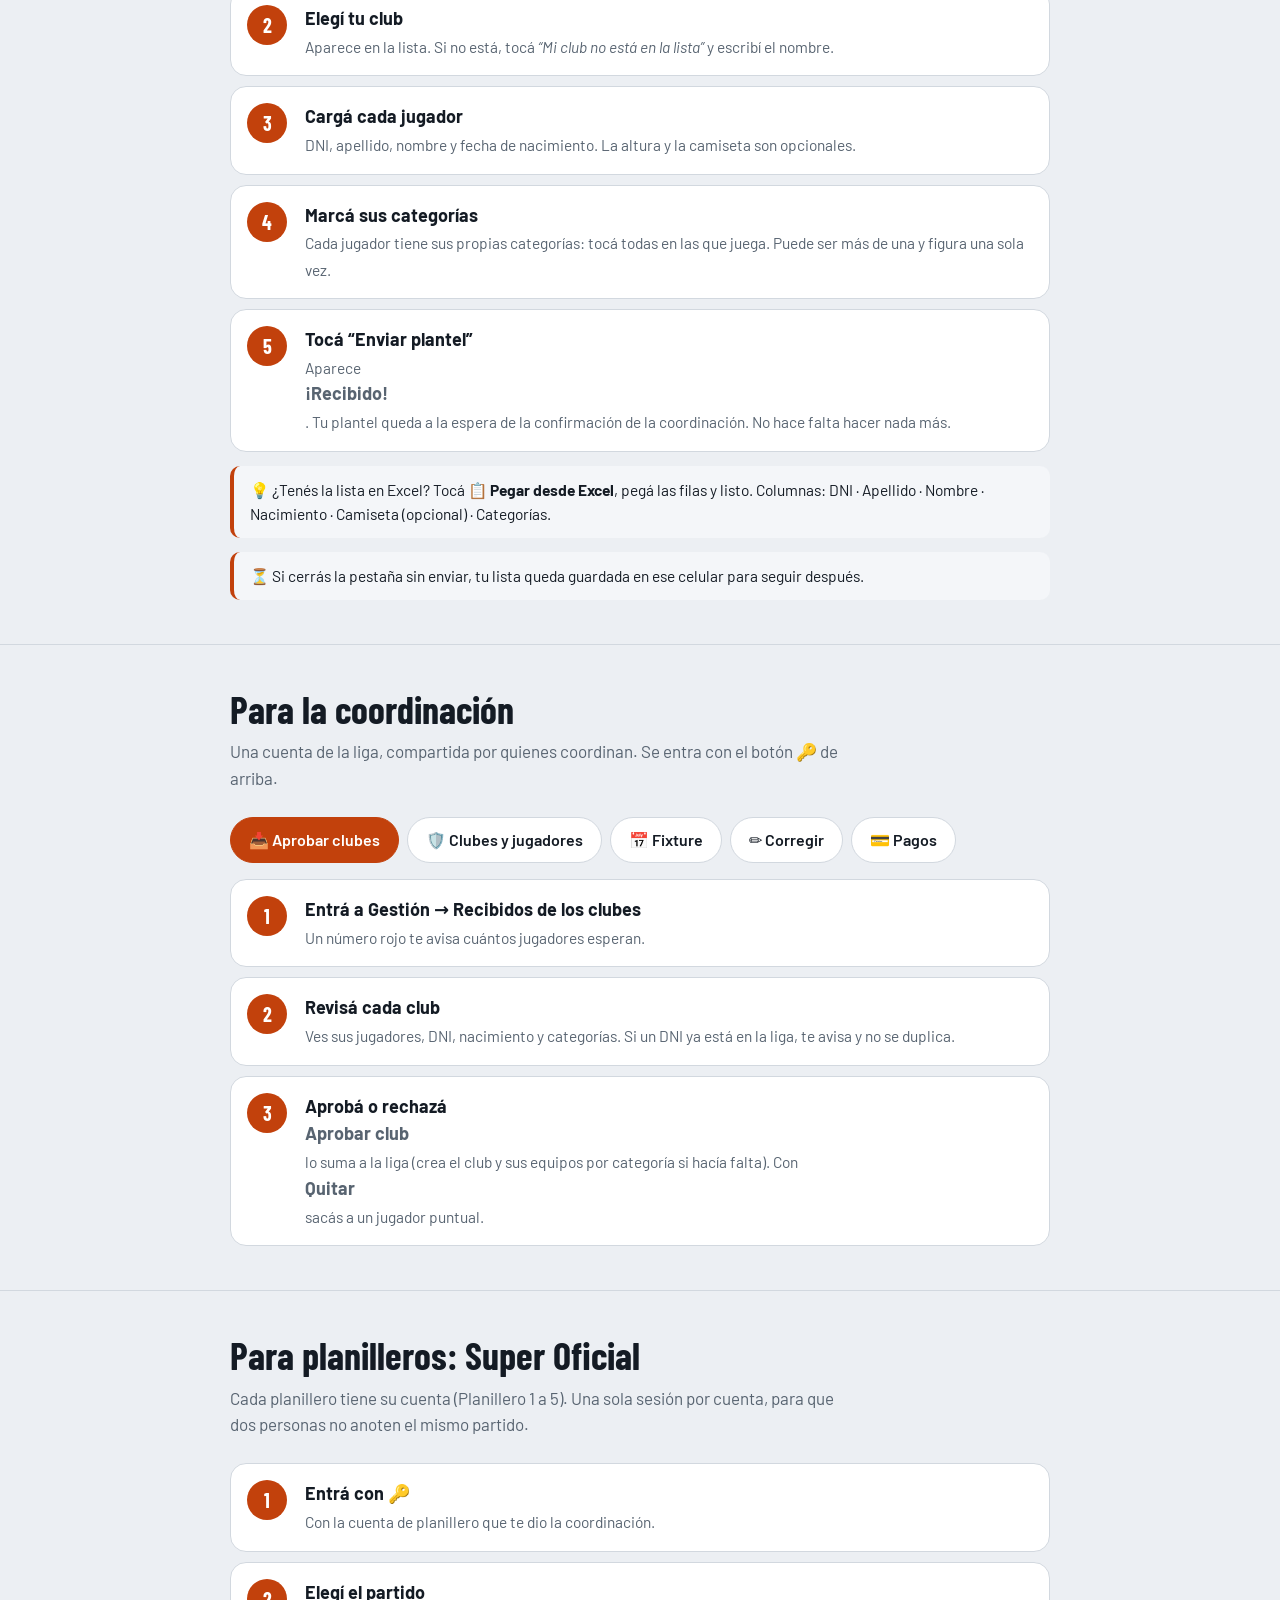
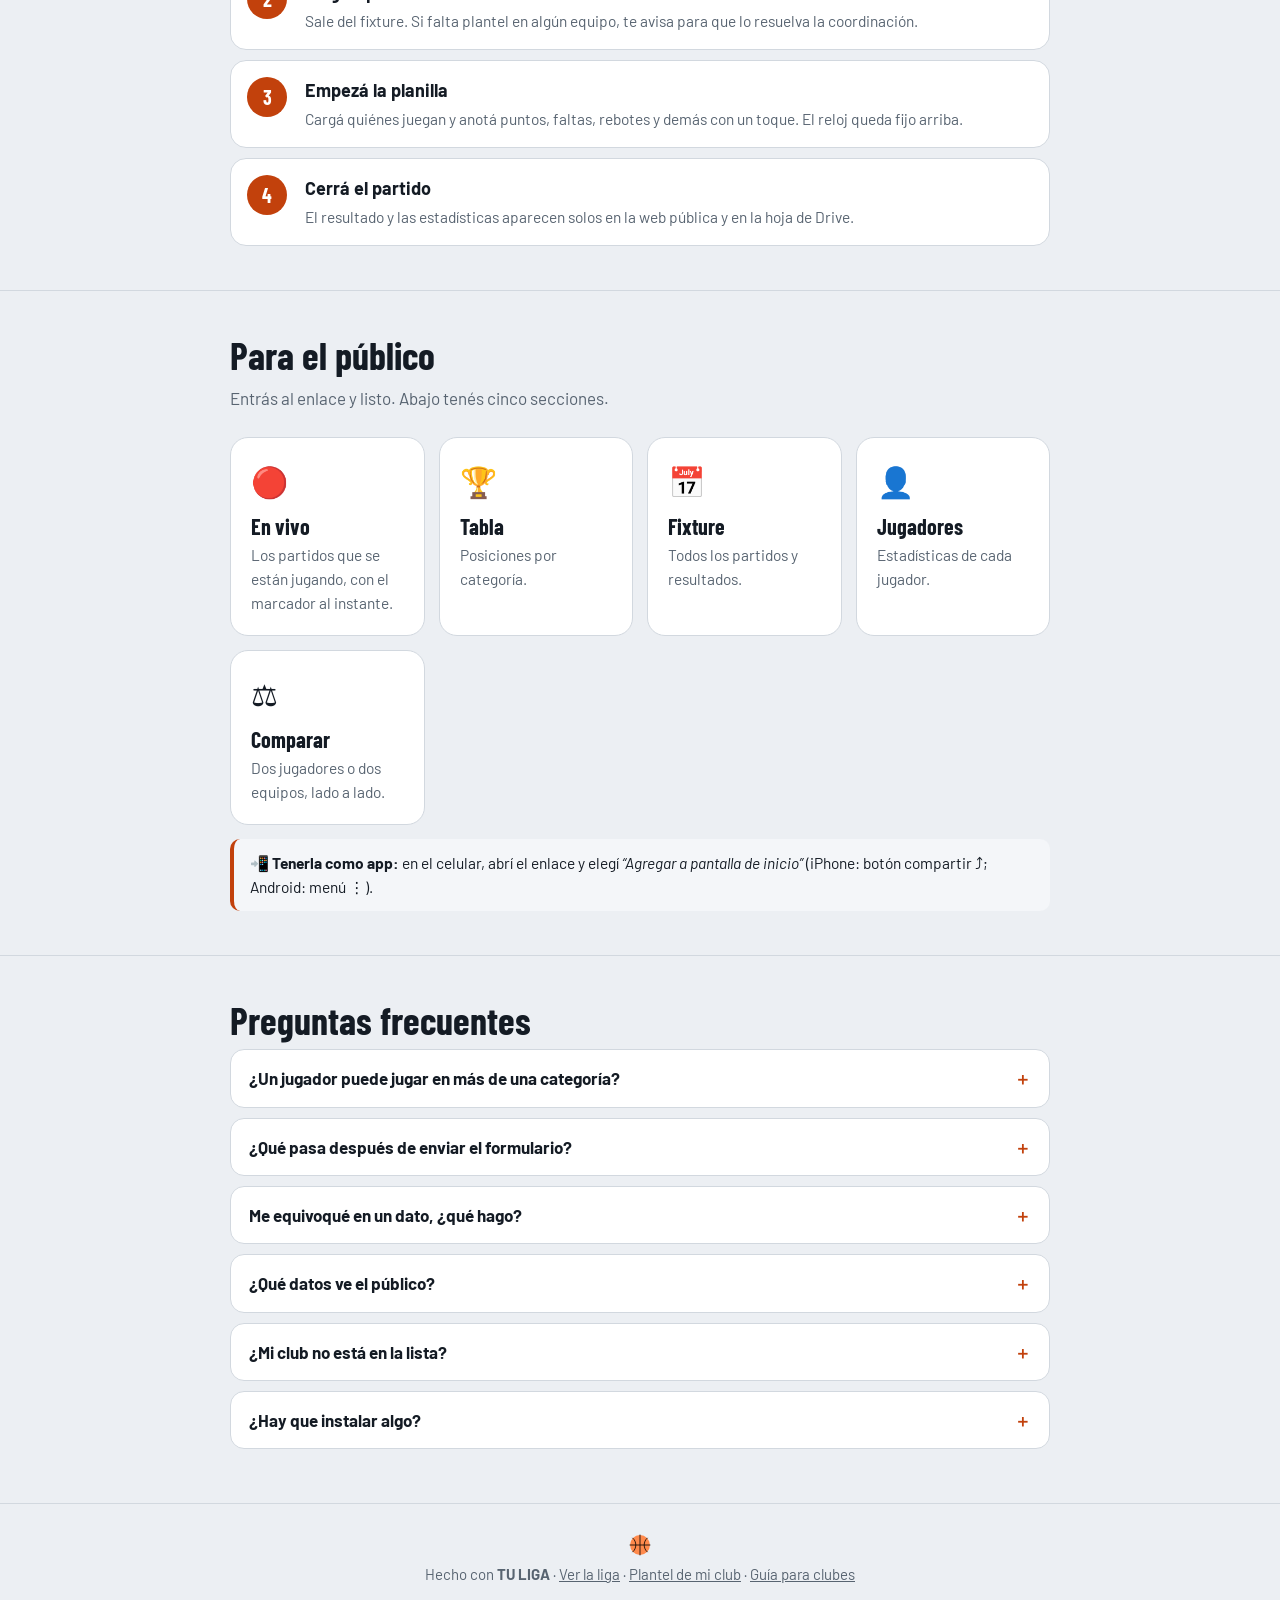
<file: docs/guia.html>
<!doctype html>
<html lang="es">
<head>
<meta charset="utf-8">
<meta name="viewport" content="width=device-width, initial-scale=1, viewport-fit=cover">
<title>TU LIGA · Guía de uso</title>
<meta name="description" content="TU LIGA: la liga de básquet en el celular de todos. Tabla, fixture y estadísticas en vivo; plantel de cada club con confirmación del coordinador.">
<meta name="theme-color" content="#0f141a">
<link rel="icon" href="logo.svg" type="image/svg+xml">
<link rel="preconnect" href="https://fonts.googleapis.com"><link rel="stylesheet" href="https://fonts.googleapis.com/css2?family=Barlow+Condensed:wght@600;700&family=Barlow:wght@400;500;600;700&display=swap">
<style>
:root{--bg:#0f141a;--panel:#19212a;--panel2:#232c36;--ink:#e9edf1;--muted:#98a5b2;--line:#2c3743;--acc:#ff8a4c;--acc2:#ffb488;--ok:#37c978;--on-acc:#1c0f07;--f:"Barlow",system-ui,-apple-system,"Segoe UI",Roboto,sans-serif;--fd:"Barlow Condensed","Arial Narrow",sans-serif}
@media (prefers-color-scheme:light){:root{--bg:#eceff3;--panel:#fff;--panel2:#f4f6f9;--ink:#141b24;--muted:#586471;--line:#d2d8df;--acc:#c2410c;--acc2:#9a3412;--on-acc:#fff}}
*{box-sizing:border-box}html{scroll-behavior:smooth;-webkit-text-size-adjust:100%}
body{margin:0;background:var(--bg);color:var(--ink);font:17px/1.55 var(--f);overflow-x:hidden}
a{color:inherit}
.w{max-width:860px;margin:0 auto;padding:0 20px}
header.top{position:sticky;top:0;z-index:10;background:color-mix(in srgb,var(--bg) 92%,transparent);backdrop-filter:blur(8px);border-bottom:1px solid var(--line)}
header.top .w{display:flex;align-items:center;gap:12px;height:58px;min-width:0}
header.top b{white-space:nowrap}
header.top img{width:30px;height:30px}
header.top b{font:700 21px var(--fd);letter-spacing:.03em}
header.top nav{margin-left:auto;display:flex;gap:4px;overflow-x:auto;scrollbar-width:none;min-width:0}
header.top nav a{white-space:nowrap;text-decoration:none;font-size:14px;color:var(--muted);padding:8px 10px;border-radius:10px}
header.top nav a:hover{color:var(--ink);background:var(--panel)}
.hero{padding:56px 0 40px;text-align:center}
.hero .tag{display:inline-block;font:600 13px var(--f);letter-spacing:.08em;text-transform:uppercase;color:var(--acc);border:1px solid var(--line);border-radius:999px;padding:6px 14px;background:var(--panel)}
.hero h1{font:700 clamp(40px,9vw,68px)/1.02 var(--fd);margin:18px 0 14px;letter-spacing:.01em}
.hero h1 em{font-style:normal;color:var(--acc)}
.hero p{color:var(--muted);max-width:560px;margin:0 auto 26px;font-size:19px}
.btns{display:flex;gap:12px;justify-content:center;flex-wrap:wrap}
.btn{display:inline-flex;align-items:center;gap:8px;min-height:50px;padding:0 24px;border-radius:14px;border:1px solid var(--line);background:var(--panel);color:var(--ink);font:700 17px var(--f);text-decoration:none}
.btn.pri{background:var(--acc);border-color:var(--acc);color:var(--on-acc)}
section{padding:44px 0;border-top:1px solid var(--line)}
section h2{font:700 clamp(28px,6vw,38px)/1.1 var(--fd);margin:0 0 8px}
section>.w>p.lead{color:var(--muted);margin:0 0 26px;max-width:620px}
.grid{display:grid;grid-template-columns:repeat(auto-fit,minmax(190px,1fr));gap:14px}
.card{background:var(--panel);border:1px solid var(--line);border-radius:18px;padding:20px}
.card .ic{font-size:30px}
.card h3{font:700 22px var(--fd);margin:8px 0 4px}
.card p{margin:0;color:var(--muted);font-size:15.5px}
.flujo{display:grid;gap:10px}
.paso{display:grid;grid-template-columns:44px 1fr;gap:14px;align-items:start;background:var(--panel);border:1px solid var(--line);border-radius:16px;padding:16px}
.paso .n{width:40px;height:40px;border-radius:50%;background:var(--acc);color:var(--on-acc);display:grid;place-items:center;font:700 20px var(--fd)}
.paso b{display:block;font-size:18px}
.paso span{color:var(--muted);font-size:15.5px}
.cinta{display:flex;flex-wrap:wrap;align-items:center;justify-content:center;gap:8px;margin:6px 0 4px}
.cinta .p{background:var(--panel);border:1px solid var(--line);border-radius:12px;padding:10px 14px;font-weight:600;font-size:15px;text-align:center}
.cinta .p.k{background:var(--acc);border-color:var(--acc);color:var(--on-acc)}
.cinta .f{color:var(--acc);font-weight:700}
.tabs{display:flex;gap:8px;flex-wrap:wrap;margin:0 0 16px}
.tabs button{border:1px solid var(--line);background:var(--panel);color:var(--ink);border-radius:999px;padding:10px 18px;font:600 16px var(--f);cursor:pointer;min-height:46px}
.tabs button[aria-selected=true]{background:var(--acc);border-color:var(--acc);color:var(--on-acc)}
.panel[hidden]{display:none}
.aviso{background:var(--panel2);border-left:4px solid var(--acc);border-radius:10px;padding:12px 16px;margin:14px 0 0;font-size:15.5px}
details{background:var(--panel);border:1px solid var(--line);border-radius:14px;padding:0 18px;margin-bottom:10px}
summary{cursor:pointer;font-weight:700;padding:15px 0;list-style:none;display:flex;justify-content:space-between;gap:12px}
summary::after{content:"＋";color:var(--acc)}details[open] summary::after{content:"－"}
details p{margin:0 0 16px;color:var(--muted)}
footer{border-top:1px solid var(--line);padding:30px 0 60px;text-align:center;color:var(--muted);font-size:15px}
code{background:var(--panel2);padding:2px 7px;border-radius:7px;font-size:.92em}
</style>
</head>
<body>
<header class="top"><div class="w"><img src="logo.svg" alt=""><b>TU LIGA</b>
  <nav><a href="#que">Qué es</a><a href="#clubes">Clubes</a><a href="#coordinador">Coordinación</a><a href="#planilla">Planillero</a><a href="#faq">Preguntas</a></nav></div></header>

<main>
<div class="w hero">
  <span class="tag">🏀 Básquet amateur</span>
  <h1>La liga entera,<br><em>en el celular de todos</em></h1>
  <p>Tabla, fixture, estadísticas y partidos en vivo. Cada club carga su plantel una sola vez y la coordinación lo confirma.</p>
  <div class="btns"><a class="btn pri" href="index.html">Ver la liga →</a><a class="btn" href="formulario.html">📝 Cargar plantel de mi club</a></div>
</div>

<section id="que"><div class="w">
  <h2>Qué es TU LIGA</h2>
  <p class="lead">Una web para el celular, sin instalar nada y sin cuentas para mirar. Cada persona usa solo lo que necesita.</p>
  <div class="grid">
    <div class="card"><div class="ic">📱</div><h3>Público</h3><p>Entra y mira: tabla, fixture, jugadores y partidos en vivo. Sin registrarse.</p></div>
    <div class="card"><div class="ic">🛡️</div><h3>Clubes</h3><p>Cargan su plantel con un formulario. Un jugador puede estar en varias categorías.</p></div>
    <div class="card"><div class="ic">📋</div><h3>Planilleros</h3><p>Anotan el partido desde el celular, con reloj y estadísticas en tiempo real.</p></div>
    <div class="card"><div class="ic">🛠️</div><h3>Coordinación</h3><p>Confirma lo que mandan los clubes, arma el fixture y corrige partidos.</p></div>
  </div>
</div></section>

<section id="flujo"><div class="w">
  <h2>Cómo viaja la información</h2>
  <p class="lead">Nada entra a la liga sin que la coordinación lo apruebe.</p>
  <div class="cinta">
    <span class="p">📝 El club completa el formulario</span><span class="f">→</span>
    <span class="p">📥 Queda <b>recibido</b>, a la espera</span><span class="f">→</span>
    <span class="p k">✅ La coordinación aprueba</span><span class="f">→</span>
    <span class="p">🏆 Entra a la liga</span><span class="f">→</span>
    <span class="p">☁️ Se copia a la hoja de Drive</span>
  </div>
  <div class="aviso">🔒 Los datos privados (DNI y fecha de nacimiento) los ve solo la coordinación. En la web pública solo se muestran nombre, camiseta, altura y estadísticas.</div>
</div></section>

<section id="clubes"><div class="w">
  <h2>Para clubes: cargar el plantel</h2>
  <p class="lead" style="margin-bottom:10px"><a href="guia-club.html" style="color:var(--acc);font-weight:700">👉 Mirá la guía ilustrada para clubes (1 minuto)</a></p>
  <p class="lead">Se hace una vez, desde el celular o la compu. Toma unos minutos.</p>
  <div class="flujo">
    <div class="paso"><div class="n">1</div><div><b>Abrí el enlace del formulario</b><span>Te lo manda la coordinación por WhatsApp. Es el mismo para todos los clubes.</span></div></div>
    <div class="paso"><div class="n">2</div><div><b>Elegí tu club</b><span>Aparece en la lista. Si no está, tocá <i>“Mi club no está en la lista”</i> y escribí el nombre.</span></div></div>
    <div class="paso"><div class="n">3</div><div><b>Cargá cada jugador</b><span>DNI, apellido, nombre y fecha de nacimiento. La altura y la camiseta son opcionales.</span></div></div>
    <div class="paso"><div class="n">4</div><div><b>Marcá sus categorías</b><span>Cada jugador tiene sus propias categorías: tocá todas en las que juega. Puede ser más de una y figura una sola vez.</span></div></div>
    <div class="paso"><div class="n">5</div><div><b>Tocá “Enviar plantel”</b><span>Aparece <b>¡Recibido!</b>. Tu plantel queda a la espera de la confirmación de la coordinación. No hace falta hacer nada más.</span></div></div>
  </div>
  <div class="aviso">💡 ¿Tenés la lista en Excel? Tocá <b>📋 Pegar desde Excel</b>, pegá las filas y listo. Columnas: DNI · Apellido · Nombre · Nacimiento · Camiseta (opcional) · Categorías.</div>
  <div class="aviso">⏳ Si cerrás la pestaña sin enviar, tu lista queda guardada en ese celular para seguir después.</div>
</div></section>

<section id="coordinador"><div class="w">
  <h2>Para la coordinación</h2>
  <p class="lead">Una cuenta de la liga, compartida por quienes coordinan. Se entra con el botón 🔑 de arriba.</p>
  <div class="tabs" role="tablist">
    <button role="tab" aria-selected="true" data-p="p1">📥 Aprobar clubes</button>
    <button role="tab" aria-selected="false" data-p="p2">🛡️ Clubes y jugadores</button>
    <button role="tab" aria-selected="false" data-p="p3">📅 Fixture</button>
    <button role="tab" aria-selected="false" data-p="p4">✏️ Corregir</button>
    <button role="tab" aria-selected="false" data-p="p5">💳 Pagos</button>
  </div>
  <div class="panel" id="p1"><div class="flujo">
    <div class="paso"><div class="n">1</div><div><b>Entrá a Gestión → Recibidos de los clubes</b><span>Un número rojo te avisa cuántos jugadores esperan.</span></div></div>
    <div class="paso"><div class="n">2</div><div><b>Revisá cada club</b><span>Ves sus jugadores, DNI, nacimiento y categorías. Si un DNI ya está en la liga, te avisa y no se duplica.</span></div></div>
    <div class="paso"><div class="n">3</div><div><b>Aprobá o rechazá</b><span><b>Aprobar club</b> lo suma a la liga (crea el club y sus equipos por categoría si hacía falta). Con <b>Quitar</b> sacás a un jugador puntual.</span></div></div>
  </div></div>
  <div class="panel" id="p2" hidden><div class="flujo">
    <div class="paso"><div class="n">1</div><div><b>Gestión → Clubes y jugadores</b><span>Cada club con sus categorías y jugadores. Cada jugador figura una sola vez.</span></div></div>
    <div class="paso"><div class="n">2</div><div><b>Tocá una categoría para habilitar o quitar</b><span>Los chips de cada jugador muestran en qué categorías juega.</span></div></div>
    <div class="paso"><div class="n">3</div><div><b>Logo y colores del club</b><span>Se cargan una vez y se ven en todas las categorías del club.</span></div></div>
  </div></div>
  <div class="panel" id="p3" hidden><div class="flujo">
    <div class="paso"><div class="n">1</div><div><b>Gestión → Fixture</b><span>Creá partidos con <i>“+ Nuevo partido”</i> o con <i>“Armar solo”</i>.</span></div></div>
    <div class="paso"><div class="n">2</div><div><b>El fixture es el único que manda</b><span>Los planilleros y la web pública lo siguen: si lo cambiás, se actualiza en todos.</span></div></div>
  </div></div>
  <div class="panel" id="p5" hidden><div class="flujo">
    <div class="paso"><div class="n">1</div><div><b>Abrí la hoja de Drive → pestaña Pagos</b><span>Cada club aparece solo, con sus categorías y el estado <i>Pendiente</i>.</span></div></div>
    <div class="paso"><div class="n">2</div><div><b>Marcá el estado de la inscripción</b><span>En <i>Inscripción pagada</i> elegís <b>Pendiente</b>, <b>Pagó</b> o <b>Parcial</b>. Podés sumar la fecha de pago y observaciones.</span></div></div>
    <div class="paso"><div class="n">3</div><div><b>Se ve en toda la hoja</b><span>El estado aparece también en las pestañas Clubes y Jugadores. Lo que escribís en Pagos nunca se pisa.</span></div></div>
  </div></div>
  <div class="panel" id="p4" hidden><div class="flujo">
    <div class="paso"><div class="n">1</div><div><b>Abrí el partido cerrado en el Fixture</b><span>Ahí aparece el botón <i>Corregir partido</i>.</span></div></div>
    <div class="paso"><div class="n">2</div><div><b>Corregí la jugada</b><span>Las correcciones quedan registradas y el marcador se recalcula solo.</span></div></div>
  </div></div>
</div></section>

<section id="planilla"><div class="w">
  <h2>Para planilleros: Super Oficial</h2>
  <p class="lead">Cada planillero tiene su cuenta (Planillero 1 a 5). Una sola sesión por cuenta, para que dos personas no anoten el mismo partido.</p>
  <div class="flujo">
    <div class="paso"><div class="n">1</div><div><b>Entrá con 🔑</b><span>Con la cuenta de planillero que te dio la coordinación.</span></div></div>
    <div class="paso"><div class="n">2</div><div><b>Elegí el partido</b><span>Sale del fixture. Si falta plantel en algún equipo, te avisa para que lo resuelva la coordinación.</span></div></div>
    <div class="paso"><div class="n">3</div><div><b>Empezá la planilla</b><span>Cargá quiénes juegan y anotá puntos, faltas, rebotes y demás con un toque. El reloj queda fijo arriba.</span></div></div>
    <div class="paso"><div class="n">4</div><div><b>Cerrá el partido</b><span>El resultado y las estadísticas aparecen solos en la web pública y en la hoja de Drive.</span></div></div>
  </div>
</div></section>

<section id="publico"><div class="w">
  <h2>Para el público</h2>
  <p class="lead">Entrás al enlace y listo. Abajo tenés cinco secciones.</p>
  <div class="grid">
    <div class="card"><div class="ic">🔴</div><h3>En vivo</h3><p>Los partidos que se están jugando, con el marcador al instante.</p></div>
    <div class="card"><div class="ic">🏆</div><h3>Tabla</h3><p>Posiciones por categoría.</p></div>
    <div class="card"><div class="ic">📅</div><h3>Fixture</h3><p>Todos los partidos y resultados.</p></div>
    <div class="card"><div class="ic">👤</div><h3>Jugadores</h3><p>Estadísticas de cada jugador.</p></div>
    <div class="card"><div class="ic">⚖️</div><h3>Comparar</h3><p>Dos jugadores o dos equipos, lado a lado.</p></div>
  </div>
  <div class="aviso">📲 <b>Tenerla como app:</b> en el celular, abrí el enlace y elegí <i>“Agregar a pantalla de inicio”</i> (iPhone: botón compartir ⤴; Android: menú ⋮).</div>
</div></section>

<section id="faq"><div class="w">
  <h2>Preguntas frecuentes</h2>
  <details><summary>¿Un jugador puede jugar en más de una categoría?</summary><p>Sí. Se carga una sola vez y se marcan todas sus categorías. Figura habilitado en cada una.</p></details>
  <details><summary>¿Qué pasa después de enviar el formulario?</summary><p>Queda <b>recibido</b>, a la espera. La coordinación lo revisa y, cuando lo aprueba, el club y sus jugadores aparecen en la liga.</p></details>
  <details><summary>Me equivoqué en un dato, ¿qué hago?</summary><p>Avisale a la coordinación. Puede corregirlo o rechazar el envío para que lo cargues de nuevo.</p></details>
  <details><summary>¿Qué datos ve el público?</summary><p>Nombre, camiseta del partido, altura y estadísticas. El DNI y la fecha de nacimiento nunca se publican: solo los ve la coordinación.</p></details>
  <details><summary>¿Mi club no está en la lista?</summary><p>Elegí <i>“Mi club no está en la lista”</i> y escribí el nombre. La coordinación lo da de alta al aprobar.</p></details>
  <details><summary>¿Hay que instalar algo?</summary><p>No. Funciona desde el navegador del celular. Si querés, podés agregarla a la pantalla de inicio.</p></details>
</div></section>
</main>

<footer><div class="w"><img src="logo.svg" alt="" width="22" height="22"><br>Hecho con <b>TU LIGA</b> · <a href="index.html">Ver la liga</a> · <a href="formulario.html">Plantel de mi club</a> · <a href="guia-club.html">Guía para clubes</a></div></footer>

<script>
(function(){
  var tabs=document.querySelectorAll('.tabs button');
  Array.prototype.forEach.call(tabs,function(b){b.addEventListener('click',function(){
    Array.prototype.forEach.call(tabs,function(x){x.setAttribute('aria-selected',x===b?'true':'false');});
    Array.prototype.forEach.call(document.querySelectorAll('.panel'),function(p){p.hidden=p.id!==b.dataset.p;});
  });});
})();
</script>
</body>
</html>
</file>
